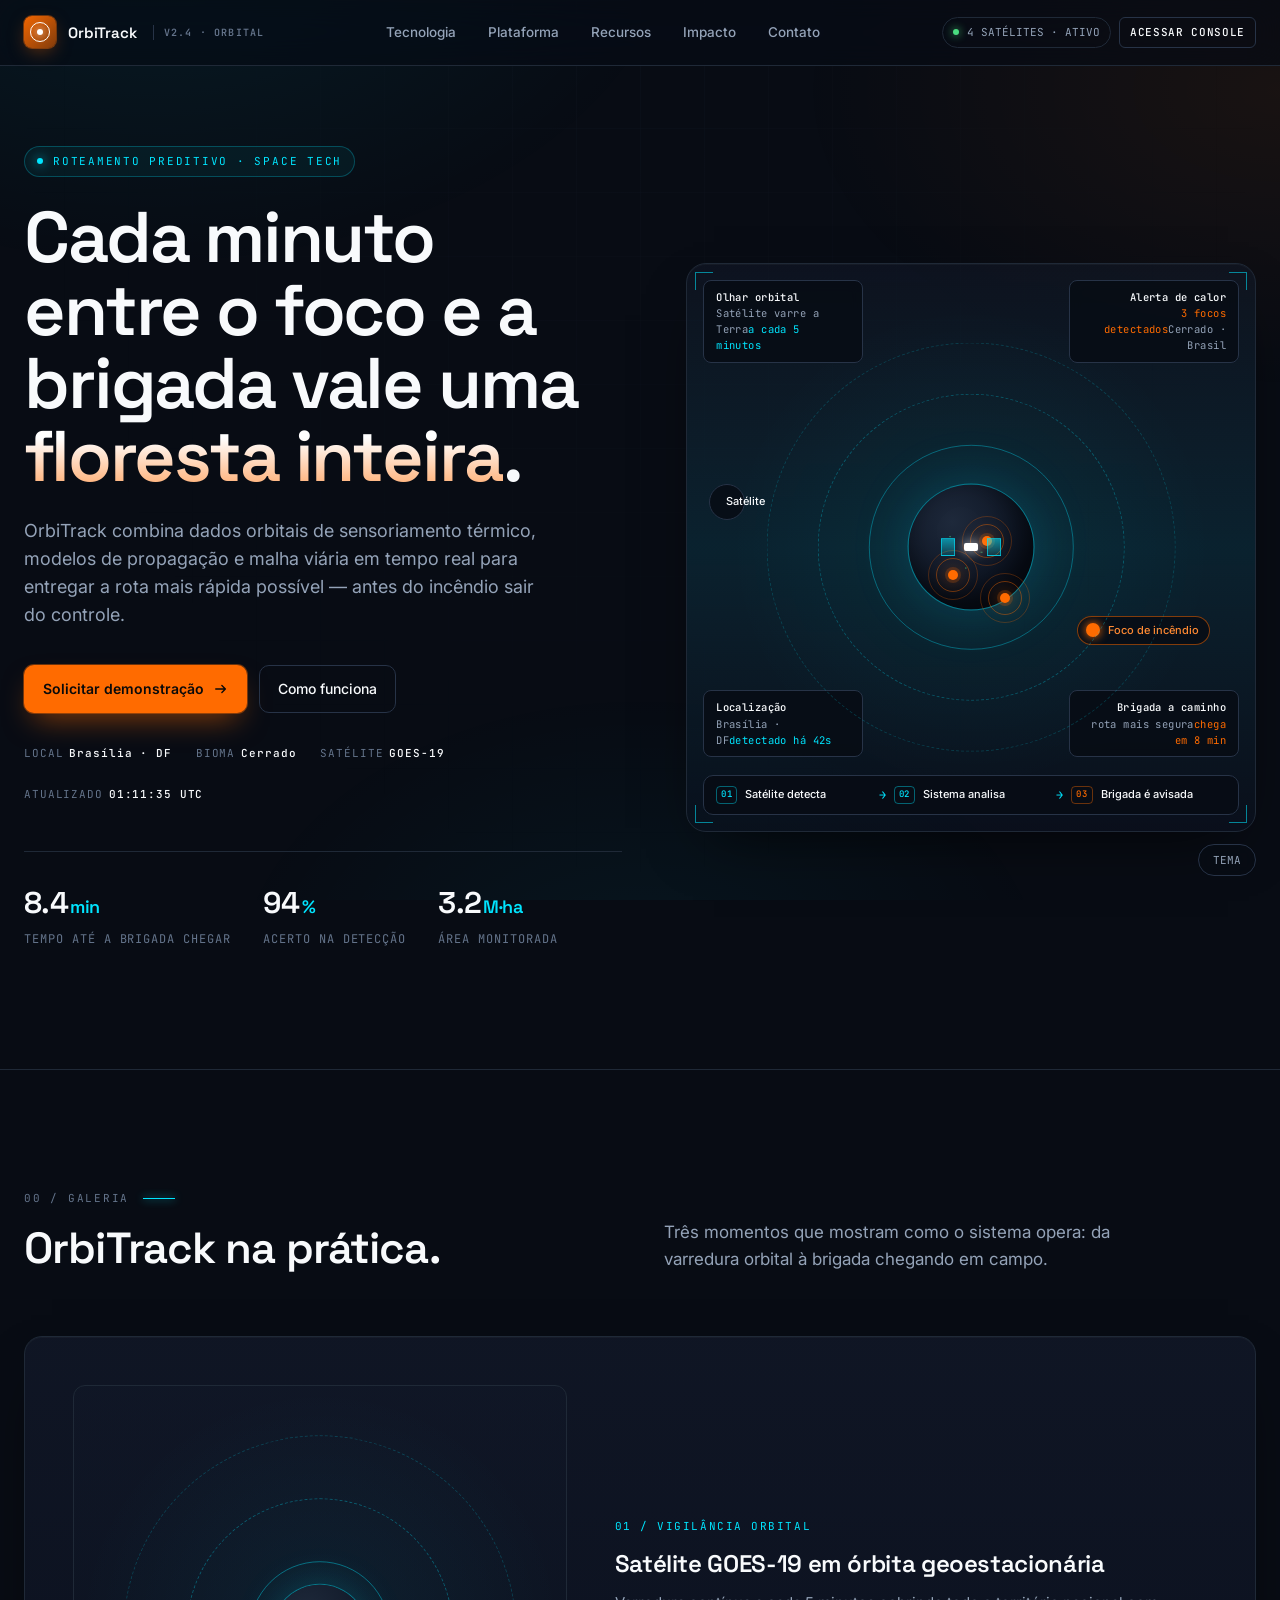
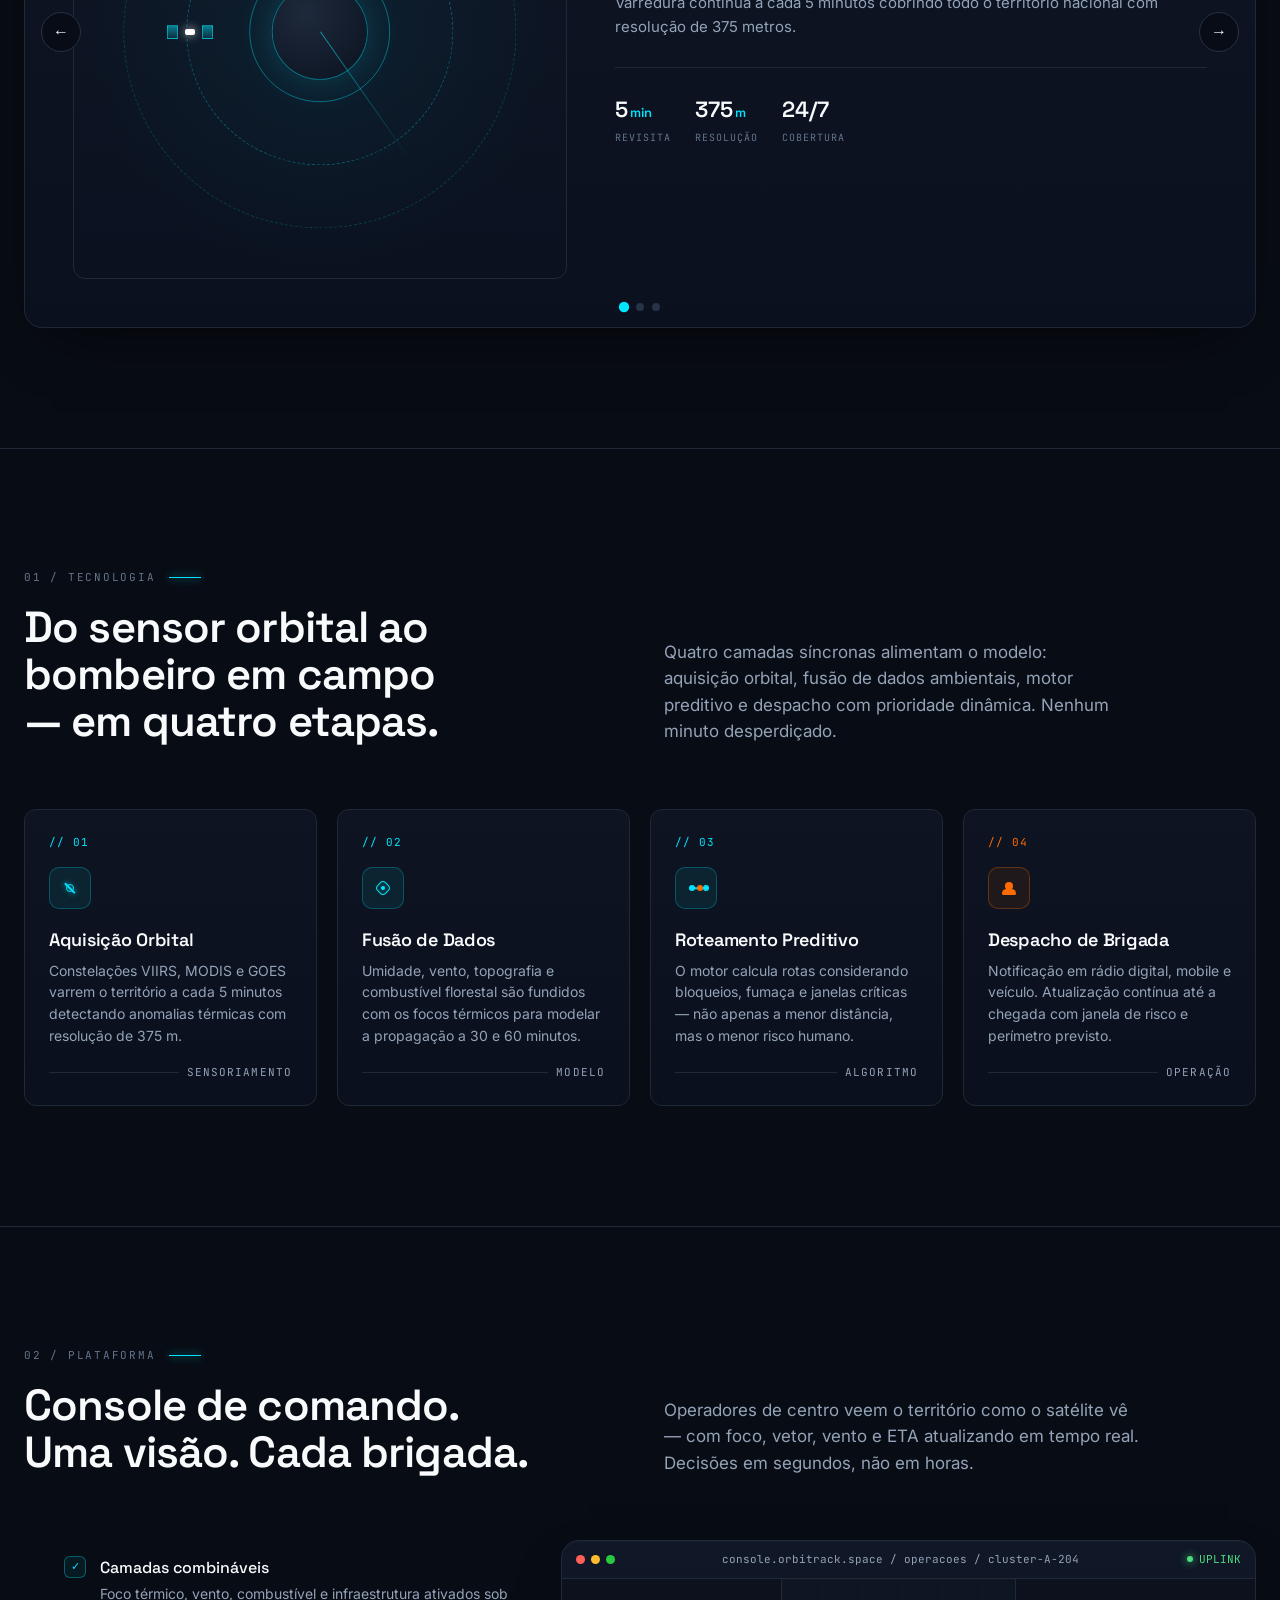
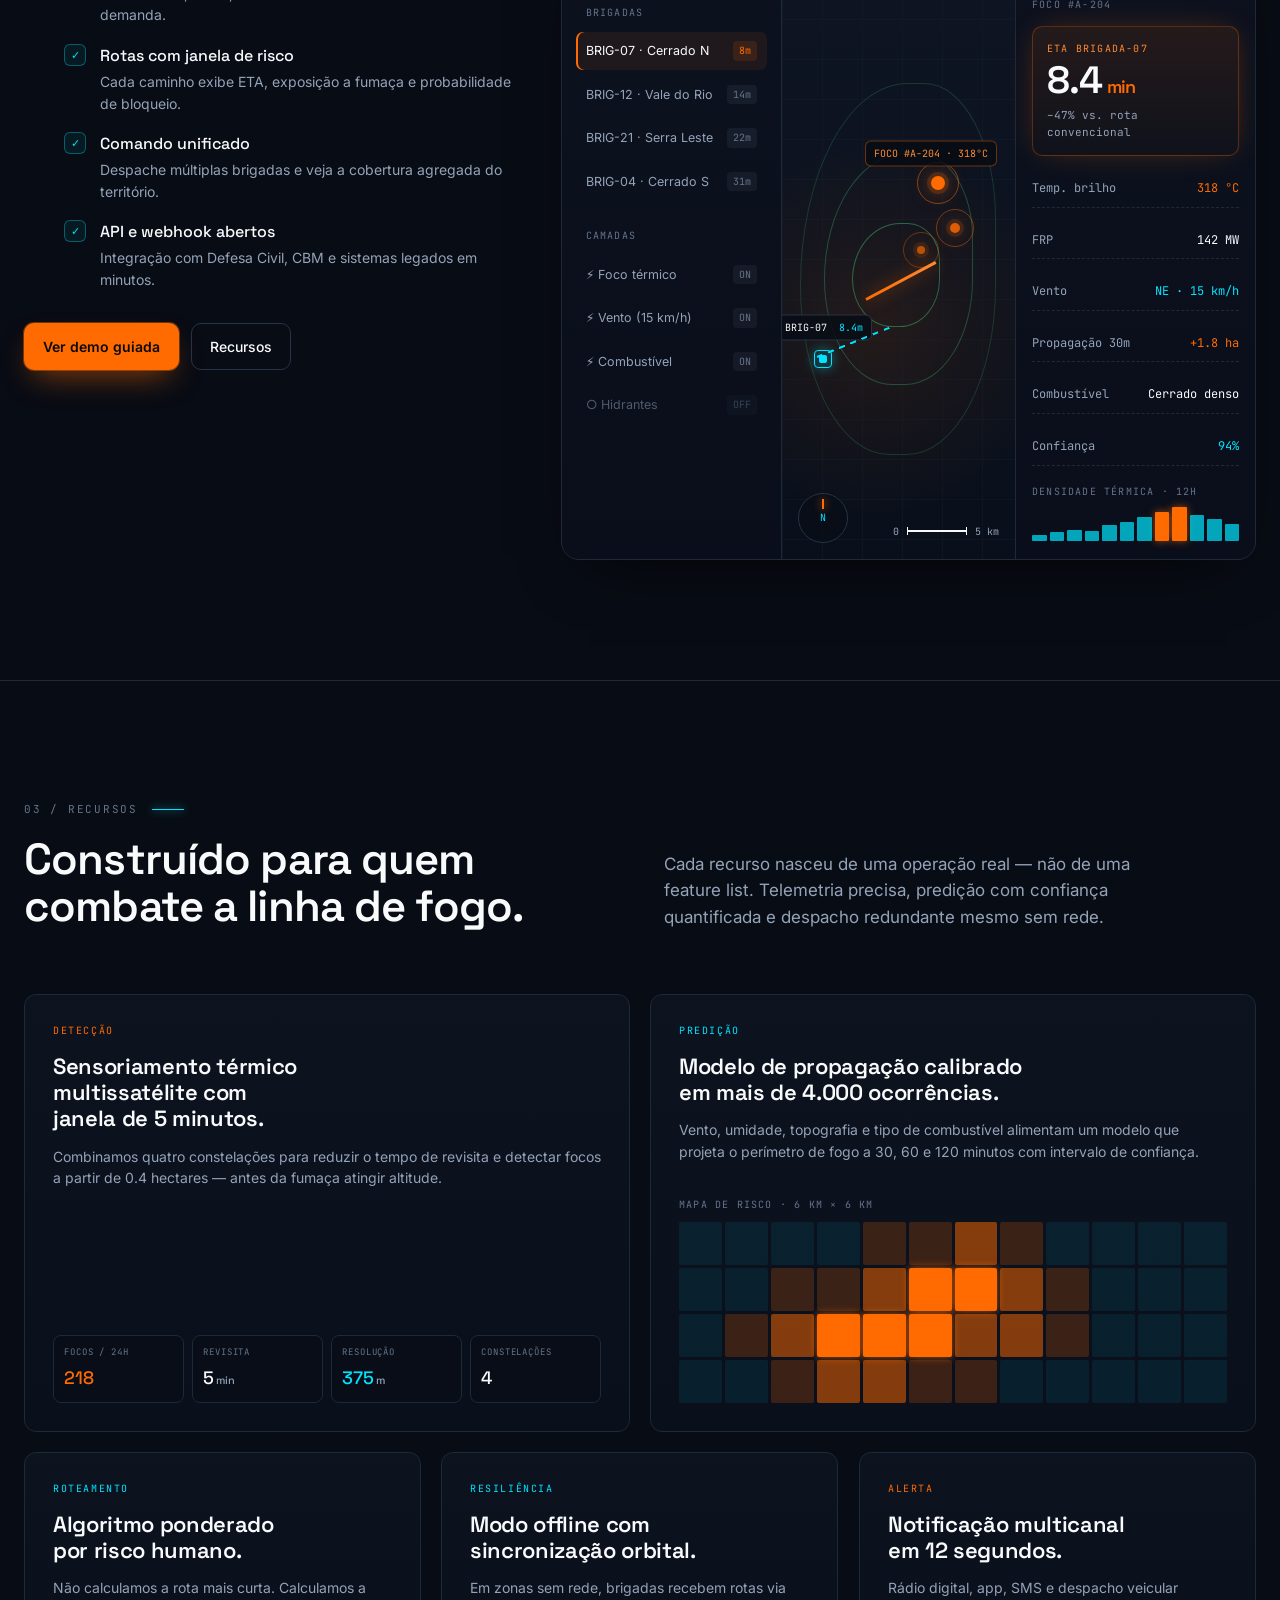
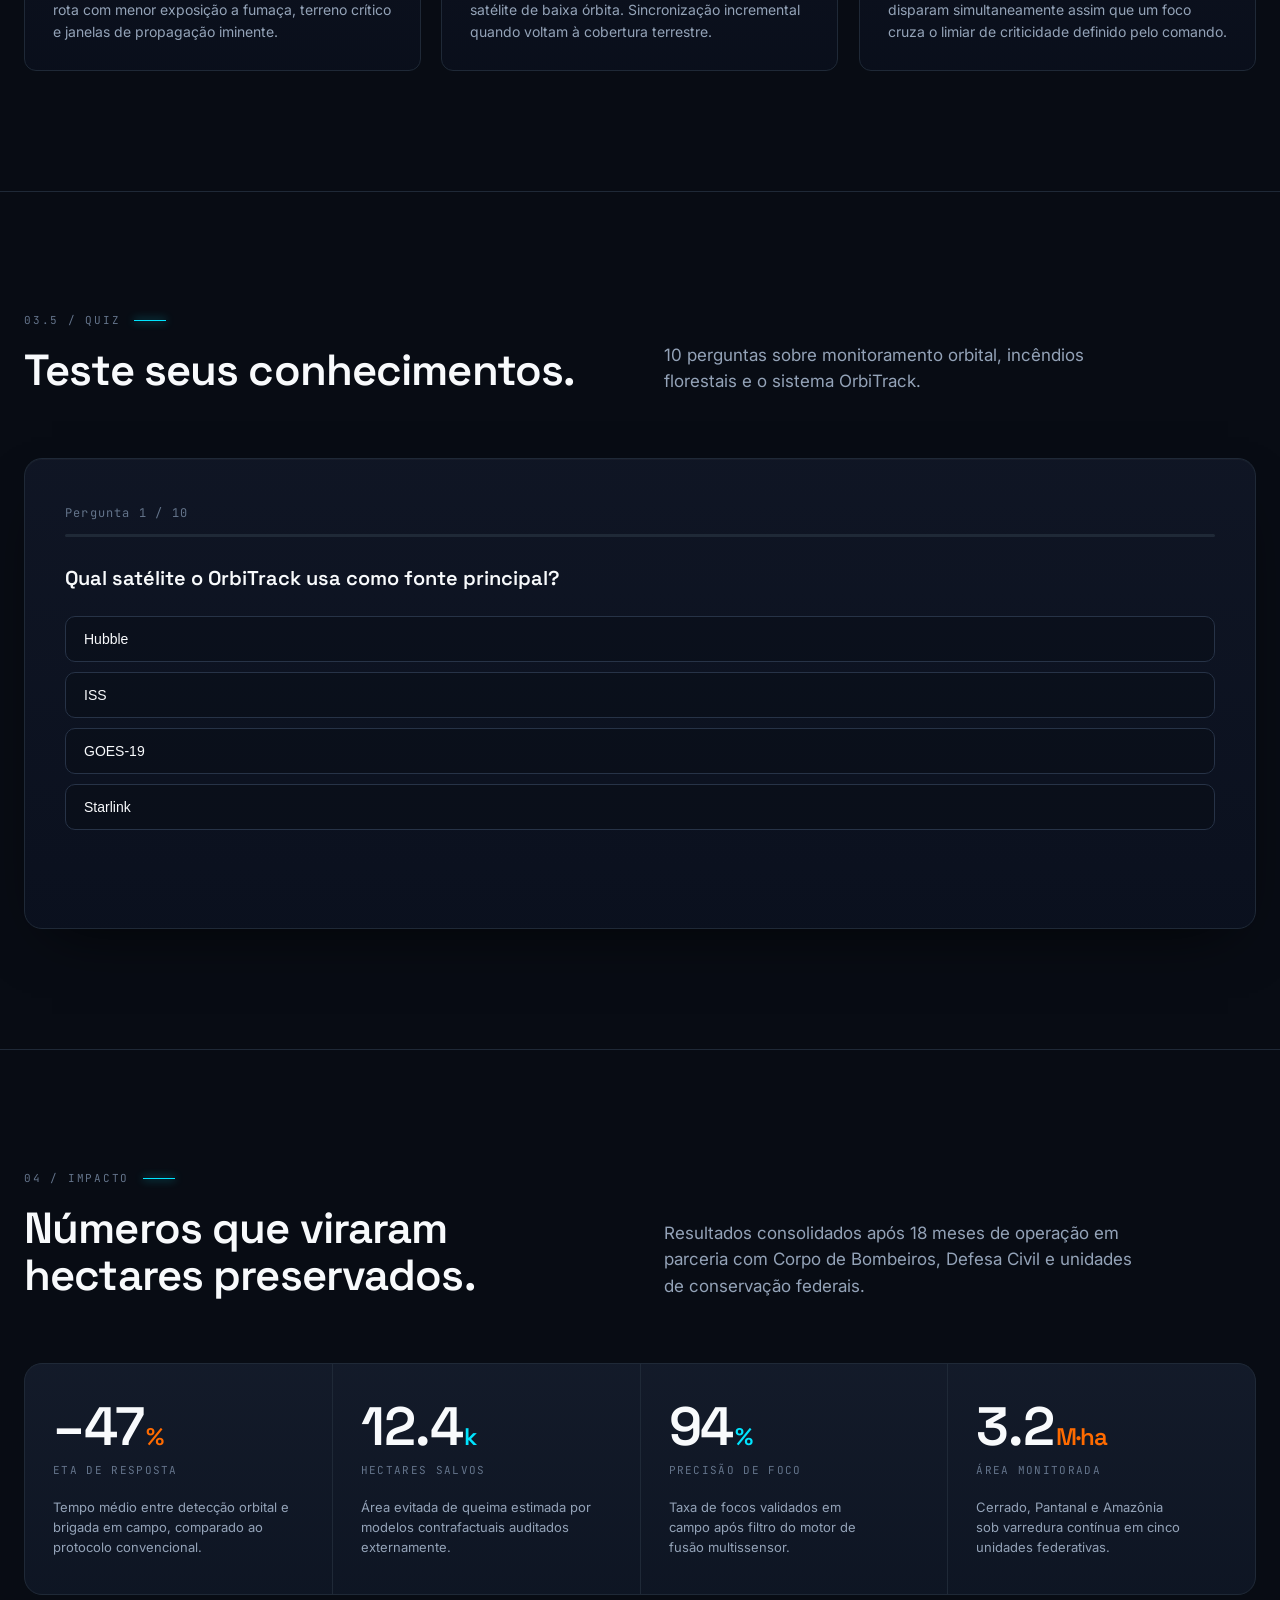
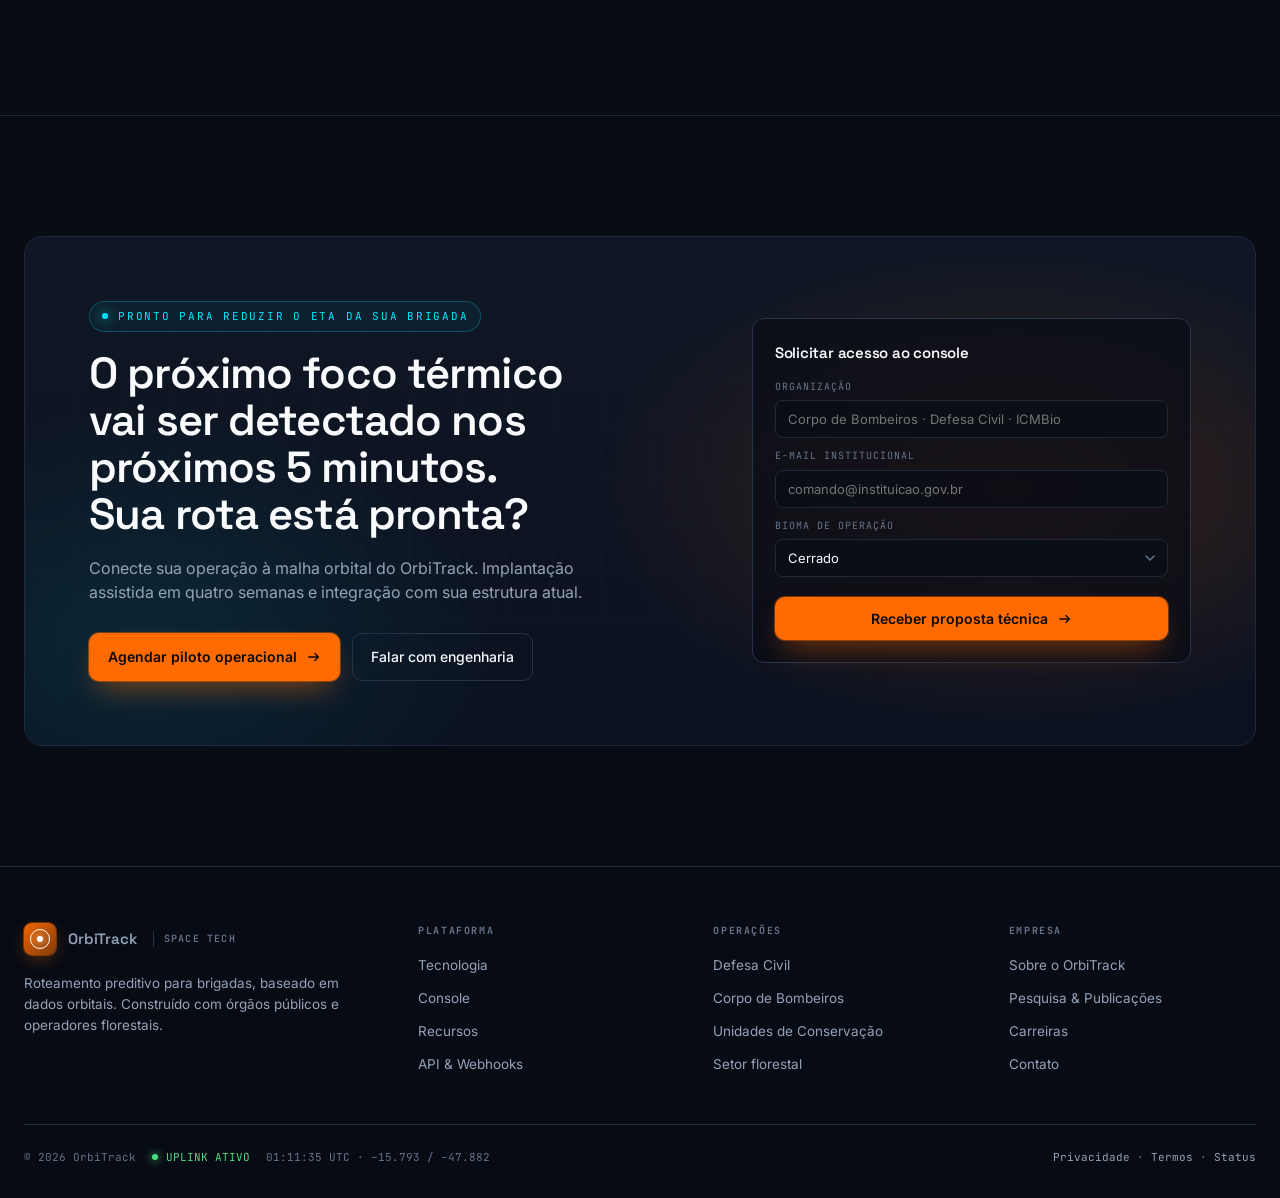
<file: index.html>
<!doctype html>
<html lang="pt-BR">
<head>
<meta charset="utf-8" />
<meta name="viewport" content="width=device-width, initial-scale=1" />
<title>OrbiTrack — Roteamento Preditivo Orbital</title>
<link rel="preconnect" href="https://fonts.googleapis.com" />
<link rel="preconnect" href="https://fonts.gstatic.com" crossorigin />
<link href="https://fonts.googleapis.com/css2?family=Space+Grotesk:wght@400;500;600;700&family=Inter:wght@400;500;600&family=JetBrains+Mono:wght@400;500&display=swap" rel="stylesheet" />
<link rel="stylesheet" href="./src/css/style.css" />
</head>
<body>

<!-- NAVBAR -->
<header class="nav" id="topnav">
  <div class="nav-inner">
    <a class="brand" href="#top" aria-label="OrbiTrack - início">
      <span class="brand-mark" aria-hidden="true"></span>
      <span class="brand-name">OrbiTrack</span>
      <span class="brand-tag mono">v2.4 · ORBITAL</span>
    </a>

    <nav class="nav-links" aria-label="primária">
      <a class="nav-link" href="./src/pages/tecnologia.html" data-target="tecnologia">Tecnologia</a>
      <a class="nav-link" href="./src/pages/plataforma.html" data-target="plataforma">Plataforma</a>
      <a class="nav-link" href="./src/pages/recursos.html" data-target="recursos">Recursos</a>
      <a class="nav-link" href="./src/pages/impacto.html" data-target="impacto">Impacto</a>
      <a class="nav-link" href="./src/pages/contato.html" data-target="contato">Contato</a>
    </nav>

    <div class="nav-cta">
      <div class="nav-status mono"><span class="live"></span> 4 SATÉLITES · ATIVO</div>
      <a class="btn btn-ghost btn-mini" href="#contato">Acessar console</a>
    </div>

    <button class="nav-toggle" id="nav-toggle" aria-label="Abrir menu" aria-expanded="false" aria-controls="nav-mobile">
      <span></span><span></span><span></span>
    </button>
  </div>

  <div class="nav-mobile" id="nav-mobile" aria-hidden="true">
    <nav class="nav-mobile-links" aria-label="menu mobile">
      <a class="nav-link" href="./src/pages/tecnologia.html" data-target="tecnologia">Tecnologia</a>
      <a class="nav-link" href="./src/pages/plataforma.html" data-target="plataforma">Plataforma</a>
      <a class="nav-link" href="./src/pages/recursos.html" data-target="recursos">Recursos</a>
      <a class="nav-link" href="./src/pages/impacto.html" data-target="impacto">Impacto</a>
      <a class="nav-link" href="./src/pages/contato.html" data-target="contato">Contato</a>
    </nav>
    <div class="nav-mobile-footer">
      <a class="btn btn-primary" href="#contato">Acessar console</a>
    </div>
  </div>
</header>

<!-- SELETOR DE TEMA (fixo) -->
  <div class="theme-switcher" id="theme-switcher">
    <button class="theme-toggle-btn" id="theme-toggle-btn" aria-label="Trocar tema de cor">
      <span class="mono">TEMA</span>
    </button>
    <div class="theme-panel" id="theme-options">
      <div class="theme-label mono">Escolha o tema</div>
      <button class="theme-opt active" data-theme="space">
        <span class="theme-color tc-space"></span>Espaço
      </button>
      <button class="theme-opt" data-theme="floresta">
        <span class="theme-color tc-floresta"></span>Floresta
      </button>
      <button class="theme-opt" data-theme="chama">
        <span class="theme-color tc-chama"></span>Chama
      </button>
    </div>
  </div>
  
<main id="top">

  <!-- HERO -->
  <section class="hero" id="hero" data-section="hero" aria-label="apresentação">
    <div class="container hero-grid">
      <div class="hero-text">
        <span class="eyebrow"><span class="dot"></span>Roteamento Preditivo · Space Tech</span>
        <h1>
          Cada minuto entre o foco e a brigada vale uma <span class="accent">floresta inteira</span>.
        </h1>
        <p class="hero-sub">
          OrbiTrack combina dados orbitais de sensoriamento térmico, modelos de propagação e malha viária em tempo real para entregar a rota mais rápida possível — antes do incêndio sair do controle.
        </p>
        <div class="hero-cta">
          <a class="btn btn-primary" href="#contato">
            Solicitar demonstração
            <svg class="arrow" viewBox="0 0 16 16" fill="none" aria-hidden="true"><path d="M2 8h11M9 4l4 4-4 4" stroke="currentColor" stroke-width="1.6" stroke-linecap="round" stroke-linejoin="round"/></svg>
          </a>
          <a class="btn btn-ghost" href="#tecnologia">Como funciona</a>
        </div>

        <div class="hero-coords mono">
          <span>LOCAL<b>Brasília · DF</b></span>
          <span>BIOMA<b>Cerrado</b></span>
          <span>SATÉLITE<b>GOES-19</b></span>
          <span>ATUALIZADO<b id="hero-ts">06:42:18 UTC</b></span>
        </div>

        <div class="hero-meta">
          <div class="stat"><div class="n">8.4<span class="u">min</span></div><div class="l">Tempo até a brigada chegar</div></div>
          <div class="stat"><div class="n">94<span class="u">%</span></div><div class="l">Acerto na detecção</div></div>
          <div class="stat"><div class="n">3.2<span class="u">M·ha</span></div><div class="l">Área monitorada</div></div>
        </div>
      </div>

      <!-- Orbital visual -->
      <div class="orbital" aria-label="Mock visual: satélite rastreando focos térmicos">
        <div class="scan" aria-hidden="true"></div>
        <span class="corner tl"></span><span class="corner tr"></span>
        <span class="corner bl"></span><span class="corner br"></span>

        <div class="hud tl"><b>Olhar orbital</b><span>Satélite varre a Terra</span><span class="v">a cada 5 minutos</span></div>
        <div class="hud tr"><b>Alerta de calor</b><span class="v fire">3 focos detectados</span><span>Cerrado · Brasil</span></div>
        <div class="hud bl"><b>Localização</b><span>Brasília · DF</span><span class="v">detectado há 42s</span></div>
        <div class="hud br"><b>Brigada a caminho</b><span>rota mais segura</span><span class="v fire">chega em 8 min</span></div>

        <div class="callout sat" style="top:42%; left:7%"><span class="ico"></span>Satélite</div>
        <div class="callout fire" style="top:62%; right:8%"><span class="ico"></span>Foco de incêndio</div>

        <div class="ring r1"></div>
        <div class="ring r2"></div>
        <div class="ring r3"></div>
        <div class="earth"></div>
        <div class="fire-dot f1"></div>
        <div class="fire-dot f2"></div>
        <div class="fire-dot f3"></div>

        <div class="sat-orbit">
          <div class="sat">
            <div class="panel l"></div>
            <div class="body"></div>
            <div class="panel r"></div>
          </div>
        </div>

        <div class="story" aria-label="como funciona">
          <div class="s"><span class="n">01</span>Satélite detecta</div>
          <div class="arr">→</div>
          <div class="s"><span class="n">02</span>Sistema analisa</div>
          <div class="arr">→</div>
          <div class="s fire"><span class="n">03</span>Brigada é avisada</div>
        </div>
      </div>
    </div>
  </section>

  <!-- SLIDESHOW -->
  <section id="galeria" data-section="galeria">
    <div class="container">
      <div class="section-head" data-reveal>
        <div>
          <div class="section-num"><span>00 / GALERIA</span><span class="bar"></span></div>
          <h2>OrbiTrack na prática.</h2>
        </div>
        <p class="lead">Três momentos que mostram como o sistema opera: da varredura orbital à brigada
  chegando em campo.</p>
      </div>

      <div class="slideshow" id="slideshow" data-reveal>

        <div class="slide active" data-slide="0">
          <div class="slide-inner">
            <div class="slide-visual sv-1">
              <div class="sv-rings">
                <div class="sv-ring sr1"></div><div class="sv-ring sr2"></div><div class="sv-ring
  sr3"></div>
                <div class="sv-earth"></div>
                <div class="sv-sat-orbit">
                  <div class="sv-sat">
                    <div class="sv-panel svl"></div><div class="sv-body"></div><div class="sv-panel
  svr"></div>
                  </div>
                </div>
                <div class="sv-beam"></div>
              </div>
            </div>
            <div class="slide-text">
              <span class="slide-tag mono">01 / VIGILÂNCIA ORBITAL</span>
              <h3>Satélite GOES-19 em órbita geoestacionária</h3>
              <p>Varredura contínua a cada 5 minutos cobrindo todo o território nacional com resolução de
   375 metros.</p>
              <div class="slide-stats">
                <div class="ss-item"><span class="ss-n">5<span class="ss-u">min</span></span><span 
  class="ss-l">Revisita</span></div>
                <div class="ss-item"><span class="ss-n">375<span class="ss-u">m</span></span><span 
  class="ss-l">Resolução</span></div>
                <div class="ss-item"><span class="ss-n">24/7</span><span 
  class="ss-l">Cobertura</span></div>
              </div>
            </div>
          </div>
        </div>

        <div class="slide" data-slide="1">
          <div class="slide-inner">
            <div class="slide-visual sv-2">
              <div class="sv-heatmap">
                <div class="sv-hgrid"></div>
                <div class="sv-fp svfp1"></div><div class="sv-fp svfp2"></div><div class="sv-fp
  svfp3"></div>
                <div class="sv-fp svfp4"></div><div class="sv-fp svfp5"></div>
                <div class="sv-flabel">3 FOCOS ATIVOS · CERRADO</div>
              </div>
            </div>
            <div class="slide-text">
              <span class="slide-tag mono fire">02 / DETECÇÃO DE FOCOS</span>
              <h3>Mapa de calor em tempo real</h3>
              <p>Algoritmo de fusão multissensor filtra falsos positivos e classifica focos por
  temperatura e risco de propagação.</p>
              <div class="slide-stats">
                <div class="ss-item"><span class="ss-n fire">318<span class="ss-u">°C</span></span><span 
  class="ss-l">Temp. brilho</span></div>
                <div class="ss-item"><span class="ss-n">142<span class="ss-u">MW</span></span><span 
  class="ss-l">FRP</span></div>
                <div class="ss-item"><span class="ss-n fire">94<span class="ss-u">%</span></span><span 
  class="ss-l">Precisão</span></div>
              </div>
            </div>
          </div>
        </div>

        <div class="slide" data-slide="2">
          <div class="slide-inner">
            <div class="slide-visual sv-3">
              <div class="sv-routemap">
                <div class="sv-hgrid"></div>
                <div class="sv-station-marker"></div>
                <div class="sv-fire-marker"></div>
                <div class="sv-route-line rl1"></div>
                <div class="sv-route-line rl2 rl-active"></div>
                <div class="sv-eta-badge">ETA 8.4<span>min</span></div>
                <div class="sv-brig-label">BRIG-07</div>
              </div>
            </div>
            <div class="slide-text">
              <span class="slide-tag mono">03 / DESPACHO INTELIGENTE</span>
              <h3>Rota otimizada para a brigada</h3>
              <p>O motor calcula o caminho com menor risco humano, evitando fumaça densa, terreno
  instável e janelas de propagação.</p>
              <div class="slide-stats">
                <div class="ss-item"><span class="ss-n">8.4<span class="ss-u">min</span></span><span 
  class="ss-l">ETA médio</span></div>
                <div class="ss-item"><span class="ss-n fire">–47<span class="ss-u">%</span></span><span 
  class="ss-l">vs. protocolo</span></div>
                <div class="ss-item"><span class="ss-n">12.4<span class="ss-u">k</span></span><span 
  class="ss-l">ha salvos</span></div>
              </div>
            </div>
          </div>
        </div>

        <button class="slide-btn slide-prev" id="slide-prev" aria-label="Slide anterior">&#8592;</button>
        <button class="slide-btn slide-next" id="slide-next" aria-label="Próximo slide">&#8594;</button>

        <div class="slide-dots">
          <button class="slide-dot active" data-index="0" aria-label="Slide 1"></button>
          <button class="slide-dot" data-index="1" aria-label="Slide 2"></button>
          <button class="slide-dot" data-index="2" aria-label="Slide 3"></button>
        </div>
      </div>
    </div>
  </section>

  <!-- TECNOLOGIA -->
  <section id="tecnologia" data-section="tecnologia">
    <div class="container">
      <div class="section-head" data-reveal>
        <div>
          <div class="section-num"><span>01 / TECNOLOGIA</span><span class="bar"></span></div>
          <h2>Do sensor orbital ao bombeiro em campo — em quatro etapas.</h2>
        </div>
        <p class="lead">
          Quatro camadas síncronas alimentam o modelo: aquisição orbital, fusão de dados ambientais, motor preditivo e despacho com prioridade dinâmica. Nenhum minuto desperdiçado.
        </p>
      </div>

      <div class="pipeline" role="list" data-stagger>
        <article class="step" role="listitem">
          <div class="step-no">// 01</div>
          <div class="step-ico"><span class="gly sat"></span></div>
          <h3>Aquisição Orbital</h3>
          <p>Constelações VIIRS, MODIS e GOES varrem o território a cada 5 minutos detectando anomalias térmicas com resolução de 375 m.</p>
          <div class="arrow-link"><span class="l"></span>SENSORIAMENTO</div>
        </article>
        <article class="step" role="listitem">
          <div class="step-no">// 02</div>
          <div class="step-ico"><span class="gly brain"></span></div>
          <h3>Fusão de Dados</h3>
          <p>Umidade, vento, topografia e combustível florestal são fundidos com os focos térmicos para modelar a propagação a 30 e 60 minutos.</p>
          <div class="arrow-link"><span class="l"></span>MODELO</div>
        </article>
        <article class="step" role="listitem">
          <div class="step-no">// 03</div>
          <div class="step-ico"><span class="gly route"></span></div>
          <h3>Roteamento Preditivo</h3>
          <p>O motor calcula rotas considerando bloqueios, fumaça e janelas críticas — não apenas a menor distância, mas o menor risco humano.</p>
          <div class="arrow-link"><span class="l"></span>ALGORITMO</div>
        </article>
        <article class="step is-fire" role="listitem">
          <div class="step-no">// 04</div>
          <div class="step-ico"><span class="gly crew"></span></div>
          <h3>Despacho de Brigada</h3>
          <p>Notificação em rádio digital, mobile e veículo. Atualização contínua até a chegada com janela de risco e perímetro previsto.</p>
          <div class="arrow-link"><span class="l"></span>OPERAÇÃO</div>
        </article>
      </div>
    </div>
  </section>

  <!-- PLATAFORMA / DASHBOARD -->
  <section id="plataforma" data-section="plataforma">
    <div class="container">
      <div class="section-head" data-reveal>
        <div>
          <div class="section-num"><span>02 / PLATAFORMA</span><span class="bar"></span></div>
          <h2>Console de comando.<br/>Uma visão. Cada brigada.</h2>
        </div>
        <p class="lead">
          Operadores de centro veem o território como o satélite vê — com foco, vetor, vento e ETA atualizando em tempo real. Decisões em segundos, não em horas.
        </p>
      </div>

      <div class="dash" data-reveal>
        <div class="dash-info">
          <ul class="dash-bullets">
            <li><span class="tick">✓</span><div><div class="b-t">Camadas combináveis</div><div class="b-d">Foco térmico, vento, combustível e infraestrutura ativados sob demanda.</div></div></li>
            <li><span class="tick">✓</span><div><div class="b-t">Rotas com janela de risco</div><div class="b-d">Cada caminho exibe ETA, exposição a fumaça e probabilidade de bloqueio.</div></div></li>
            <li><span class="tick">✓</span><div><div class="b-t">Comando unificado</div><div class="b-d">Despache múltiplas brigadas e veja a cobertura agregada do território.</div></div></li>
            <li><span class="tick">✓</span><div><div class="b-t">API e webhook abertos</div><div class="b-d">Integração com Defesa Civil, CBM e sistemas legados em minutos.</div></div></li>
          </ul>

          <div class="dash-actions">
            <a class="btn btn-primary" href="#contato">Ver demo guiada</a>
            <a class="btn btn-ghost" href="#recursos">Recursos</a>
          </div>
        </div>

        <div class="dash-frame">
          <div class="dash-bar">
            <div class="dots"><span></span><span></span><span></span></div>
            <div class="url">console.orbitrack.space / operacoes / cluster-A-204</div>
            <div class="live">UPLINK</div>
          </div>
          <div class="dash-body">
            <aside class="dash-side">
              <div class="label">Brigadas</div>
              <div class="item act">BRIG-07 · Cerrado N <span class="b">8m</span></div>
              <div class="item">BRIG-12 · Vale do Rio <span class="b">14m</span></div>
              <div class="item">BRIG-21 · Serra Leste <span class="b">22m</span></div>
              <div class="item">BRIG-04 · Cerrado S <span class="b">31m</span></div>

              <div class="label" style="margin-top:14px">Camadas</div>
              <div class="item">⚡ Foco térmico <span class="b">ON</span></div>
              <div class="item">⚡ Vento (15 km/h) <span class="b">ON</span></div>
              <div class="item">⚡ Combustível <span class="b">ON</span></div>
              <div class="item item-off">○ Hidrantes <span class="b">OFF</span></div>
            </aside>

            <div class="dash-map" aria-label="mapa de despacho">
              <div class="grid"></div>
              <div class="topo"></div>
              <div class="topo t2"></div>
              <div class="topo t3"></div>

              <div class="station" style="left:14%; top:64%"></div>
              <div class="pin-label" style="left:18%; top:64%">BRIG-07 <span class="v">8.4m</span></div>

              <div class="fire" style="left:64%; top:34%"></div>
              <div class="pin-label fire-l" style="left:64%; top:34%">FOCO #A-204 · 318°C</div>

              <div class="fire" style="left:72%; top:42%; width:10px; height:10px; opacity:.85"></div>
              <div class="fire" style="left:58%; top:46%; width:8px; height:8px; opacity:.7"></div>

              <div class="route" style="left:15%; top:65%; width:34%; transform:rotate(-22deg)"></div>
              <div class="route solid" style="left:36%; top:55%; width:34%; transform:rotate(-28deg)"></div>

              <div class="compass">N</div>
              <div class="scale"><span>0</span><span class="l"></span><span>5 km</span></div>
            </div>

            <aside class="dash-panel">
              <div class="pl">Foco #A-204</div>
              <div class="eta-card">
                <div class="l">ETA Brigada-07</div>
                <div class="n">8.4<span class="u">min</span></div>
                <div class="sub">–47% vs. rota convencional</div>
              </div>
              <div class="row"><span class="k">Temp. brilho</span><span class="v fire">318 °C</span></div>
              <div class="row"><span class="k">FRP</span><span class="v">142 MW</span></div>
              <div class="row"><span class="k">Vento</span><span class="v cyan">NE · 15 km/h</span></div>
              <div class="row"><span class="k">Propagação 30m</span><span class="v fire">+1.8 ha</span></div>
              <div class="row"><span class="k">Combustível</span><span class="v">Cerrado denso</span></div>
              <div class="row"><span class="k">Confiança</span><span class="v cyan">94%</span></div>

              <div>
                <div class="pl" style="margin-top:4px">Densidade térmica · 12h</div>
                <div class="sparkline" aria-hidden="true">
                  <span style="height:18%"></span><span style="height:24%"></span><span style="height:32%"></span>
                  <span style="height:28%"></span><span style="height:44%"></span><span style="height:52%"></span>
                  <span style="height:68%"></span><span class="h" style="height:82%"></span><span class="h" style="height:96%"></span>
                  <span style="height:72%"></span><span style="height:60%"></span><span style="height:48%"></span>
                </div>
              </div>
            </aside>
          </div>
        </div>
      </div>
    </div>
  </section>

  <!-- RECURSOS / FEATURES -->
  <section id="recursos" data-section="recursos">
    <div class="container">
      <div class="section-head" data-reveal>
        <div>
          <div class="section-num"><span>03 / RECURSOS</span><span class="bar"></span></div>
          <h2>Construído para quem combate a linha de fogo.</h2>
        </div>
        <p class="lead">
          Cada recurso nasceu de uma operação real — não de uma feature list. Telemetria precisa, predição com confiança quantificada e despacho redundante mesmo sem rede.
        </p>
      </div>

      <div class="features" data-stagger>
        <article class="feat wide is-fire">
          <span class="feat-tag">DETECÇÃO</span>
          <h3>Sensoriamento térmico multissatélite com janela de 5 minutos.</h3>
          <p>Combinamos quatro constelações para reduzir o tempo de revisita e detectar focos a partir de 0.4 hectares — antes da fumaça atingir altitude.</p>
          <div class="feat-visual">
            <div class="telem">
              <div class="b fire"><div class="k">FOCOS / 24h</div><div class="v">218</div></div>
              <div class="b"><div class="k">REVISITA</div><div class="v">5<span class="u">min</span></div></div>
              <div class="b cyan"><div class="k">RESOLUÇÃO</div><div class="v">375<span class="u">m</span></div></div>
              <div class="b"><div class="k">CONSTELAÇÕES</div><div class="v">4</div></div>
            </div>
          </div>
        </article>

        <article class="feat wide">
          <span class="feat-tag">PREDIÇÃO</span>
          <h3>Modelo de propagação calibrado em mais de 4.000 ocorrências.</h3>
          <p>Vento, umidade, topografia e tipo de combustível alimentam um modelo que projeta o perímetro de fogo a 30, 60 e 120 minutos com intervalo de confiança.</p>
          <div class="feat-visual">
            <div class="feat-map-label mono">Mapa de risco · 6 km × 6 km</div>
            <div class="heat" aria-hidden="true">
              <span></span><span></span><span></span><span></span><span class="h1"></span><span class="h1"></span><span class="h2"></span><span class="h1"></span><span></span><span></span><span></span><span></span>
              <span></span><span></span><span class="h1"></span><span class="h1"></span><span class="h2"></span><span class="h3"></span><span class="h3"></span><span class="h2"></span><span class="h1"></span><span></span><span></span><span></span>
              <span></span><span class="h1"></span><span class="h2"></span><span class="h3"></span><span class="h3"></span><span class="h3"></span><span class="h2"></span><span class="h2"></span><span class="h1"></span><span></span><span></span><span></span>
              <span></span><span></span><span class="h1"></span><span class="h2"></span><span class="h2"></span><span class="h1"></span><span class="h1"></span><span></span><span></span><span></span><span></span><span></span>
            </div>
          </div>
        </article>

        <article class="feat">
          <span class="feat-tag">ROTEAMENTO</span>
          <h3>Algoritmo ponderado por risco humano.</h3>
          <p>Não calculamos a rota mais curta. Calculamos a rota com menor exposição a fumaça, terreno crítico e janelas de propagação iminente.</p>
        </article>

        <article class="feat">
          <span class="feat-tag">RESILIÊNCIA</span>
          <h3>Modo offline com sincronização orbital.</h3>
          <p>Em zonas sem rede, brigadas recebem rotas via satélite de baixa órbita. Sincronização incremental quando voltam à cobertura terrestre.</p>
        </article>

        <article class="feat is-fire">
          <span class="feat-tag">ALERTA</span>
          <h3>Notificação multicanal em 12 segundos.</h3>
          <p>Rádio digital, app, SMS e despacho veicular disparam simultaneamente assim que um foco cruza o limiar de criticidade definido pelo comando.</p>
        </article>
      </div>
    </div>
  </section>

  <!-- QUIZ -->
  <section id="quiz" data-section="quiz">
    <div class="container">
      <div class="section-head" data-reveal>
        <div>
          <div class="section-num"><span>03.5 / QUIZ</span><span class="bar"></span></div>
          <h2>Teste seus conhecimentos.</h2>
        </div>
        <p class="lead">10 perguntas sobre monitoramento orbital, incêndios florestais e o sistema
  OrbiTrack.</p>
      </div>
      <div class="quiz-box" id="quiz-box" data-reveal></div>
    </div>
  </section>

  <!-- IMPACTO -->
  <section id="impacto" data-section="impacto">
    <div class="container">
      <div class="section-head" data-reveal>
        <div>
          <div class="section-num"><span>04 / IMPACTO</span><span class="bar"></span></div>
          <h2>Números que viraram hectares preservados.</h2>
        </div>
        <p class="lead">
          Resultados consolidados após 18 meses de operação em parceria com Corpo de Bombeiros, Defesa Civil e unidades de conservação federais.
        </p>
      </div>

      <div class="impact" data-stagger>
        <div class="i">
          <div class="n fire" data-counter>–47<span class="u">%</span></div>
          <div class="l">ETA de Resposta</div>
          <p>Tempo médio entre detecção orbital e brigada em campo, comparado ao protocolo convencional.</p>
        </div>
        <div class="i">
          <div class="n" data-counter>12.4<span class="u">k</span></div>
          <div class="l">Hectares Salvos</div>
          <p>Área evitada de queima estimada por modelos contrafactuais auditados externamente.</p>
        </div>
        <div class="i">
          <div class="n" data-counter>94<span class="u">%</span></div>
          <div class="l">Precisão de Foco</div>
          <p>Taxa de focos validados em campo após filtro do motor de fusão multissensor.</p>
        </div>
        <div class="i">
          <div class="n fire" data-counter>3.2<span class="u">M·ha</span></div>
          <div class="l">Área Monitorada</div>
          <p>Cerrado, Pantanal e Amazônia sob varredura contínua em cinco unidades federativas.</p>
        </div>
      </div>
    </div>
  </section>

  <!-- CTA -->
  <section id="contato" data-section="contato">
    <div class="container">
      <div class="cta" data-reveal>
        <div class="cta-text">
          <span class="eyebrow"><span class="dot"></span>Pronto para reduzir o ETA da sua brigada</span>
          <h2>O próximo foco térmico vai ser detectado nos próximos 5 minutos. Sua rota está pronta?</h2>
          <p>
            Conecte sua operação à malha orbital do OrbiTrack. Implantação assistida em quatro semanas e integração com sua estrutura atual.
          </p>
          <div class="cta-actions">
            <a class="btn btn-primary" href="#">
              Agendar piloto operacional
              <svg class="arrow" viewBox="0 0 16 16" fill="none" aria-hidden="true"><path d="M2 8h11M9 4l4 4-4 4" stroke="currentColor" stroke-width="1.6" stroke-linecap="round" stroke-linejoin="round"/></svg>
            </a>
            <a class="btn btn-ghost" href="#">Falar com engenharia</a>
          </div>
        </div>

        <form class="cta-form" id="cta-form" novalidate>
          <h4>Solicitar acesso ao console</h4>
          <div class="f-row">
            <label for="org">Organização</label>
            <input id="org" type="text" placeholder="Corpo de Bombeiros · Defesa Civil · ICMBio" autocomplete="organization" />
          </div>
          <div class="f-row">
            <label for="email">E-mail institucional</label>
            <input id="email" type="email" placeholder="comando@instituicao.gov.br" autocomplete="email" />
          </div>
          <div class="f-row">
            <label for="bioma">Bioma de operação</label>
            <select id="bioma">
              <option>Cerrado</option>
              <option>Pantanal</option>
              <option>Amazônia</option>
              <option>Mata Atlântica</option>
              <option>Caatinga</option>
            </select>
          </div>
          <button class="btn btn-primary" type="submit">
            Receber proposta técnica
            <svg class="arrow" viewBox="0 0 16 16" fill="none" aria-hidden="true"><path d="M2 8h11M9 4l4 4-4 4" stroke="currentColor" stroke-width="1.6" stroke-linecap="round" stroke-linejoin="round"/></svg>
          </button>
        </form>
      </div>
    </div>
  </section>
</main>

<footer>
  <div class="container">
    <div class="foot-grid">
      <div>
        <a class="brand" href="#top">
          <span class="brand-mark" aria-hidden="true"></span>
          <span class="brand-name">OrbiTrack</span>
          <span class="brand-tag mono">SPACE TECH</span>
        </a>
        <p class="foot-desc">
          Roteamento preditivo para brigadas, baseado em dados orbitais. Construído com órgãos públicos e operadores florestais.
        </p>
      </div>
      <div>
        <h5>Plataforma</h5>
        <ul>
          <li><a href="#tecnologia">Tecnologia</a></li>
          <li><a href="#plataforma">Console</a></li>
          <li><a href="#recursos">Recursos</a></li>
          <li><a href="#">API & Webhooks</a></li>
        </ul>
      </div>
      <div>
        <h5>Operações</h5>
        <ul>
          <li><a href="#">Defesa Civil</a></li>
          <li><a href="#">Corpo de Bombeiros</a></li>
          <li><a href="#">Unidades de Conservação</a></li>
          <li><a href="#">Setor florestal</a></li>
        </ul>
      </div>
      <div>
        <h5>Empresa</h5>
        <ul>
          <li><a href="#">Sobre o OrbiTrack</a></li>
          <li><a href="#">Pesquisa & Publicações</a></li>
          <li><a href="#">Carreiras</a></li>
          <li><a href="#contato">Contato</a></li>
        </ul>
      </div>
    </div>

    <div class="foot-bottom">
      <div class="left">
        <span>© 2026 OrbiTrack</span>
        <span class="live">UPLINK ATIVO</span>
        <span id="foot-ts">06:42:18 UTC · –15.793 / –47.882</span>
      </div>
      <div>
        <a href="#" style="color:var(--muted)">Privacidade</a> · <a href="#" style="color:var(--muted)">Termos</a> · <a href="#" style="color:var(--muted)">Status</a>
      </div>
    </div>
  </div>
</footer>

<script src="./src/js/script.js"></script>

</body>
</html>
</file>
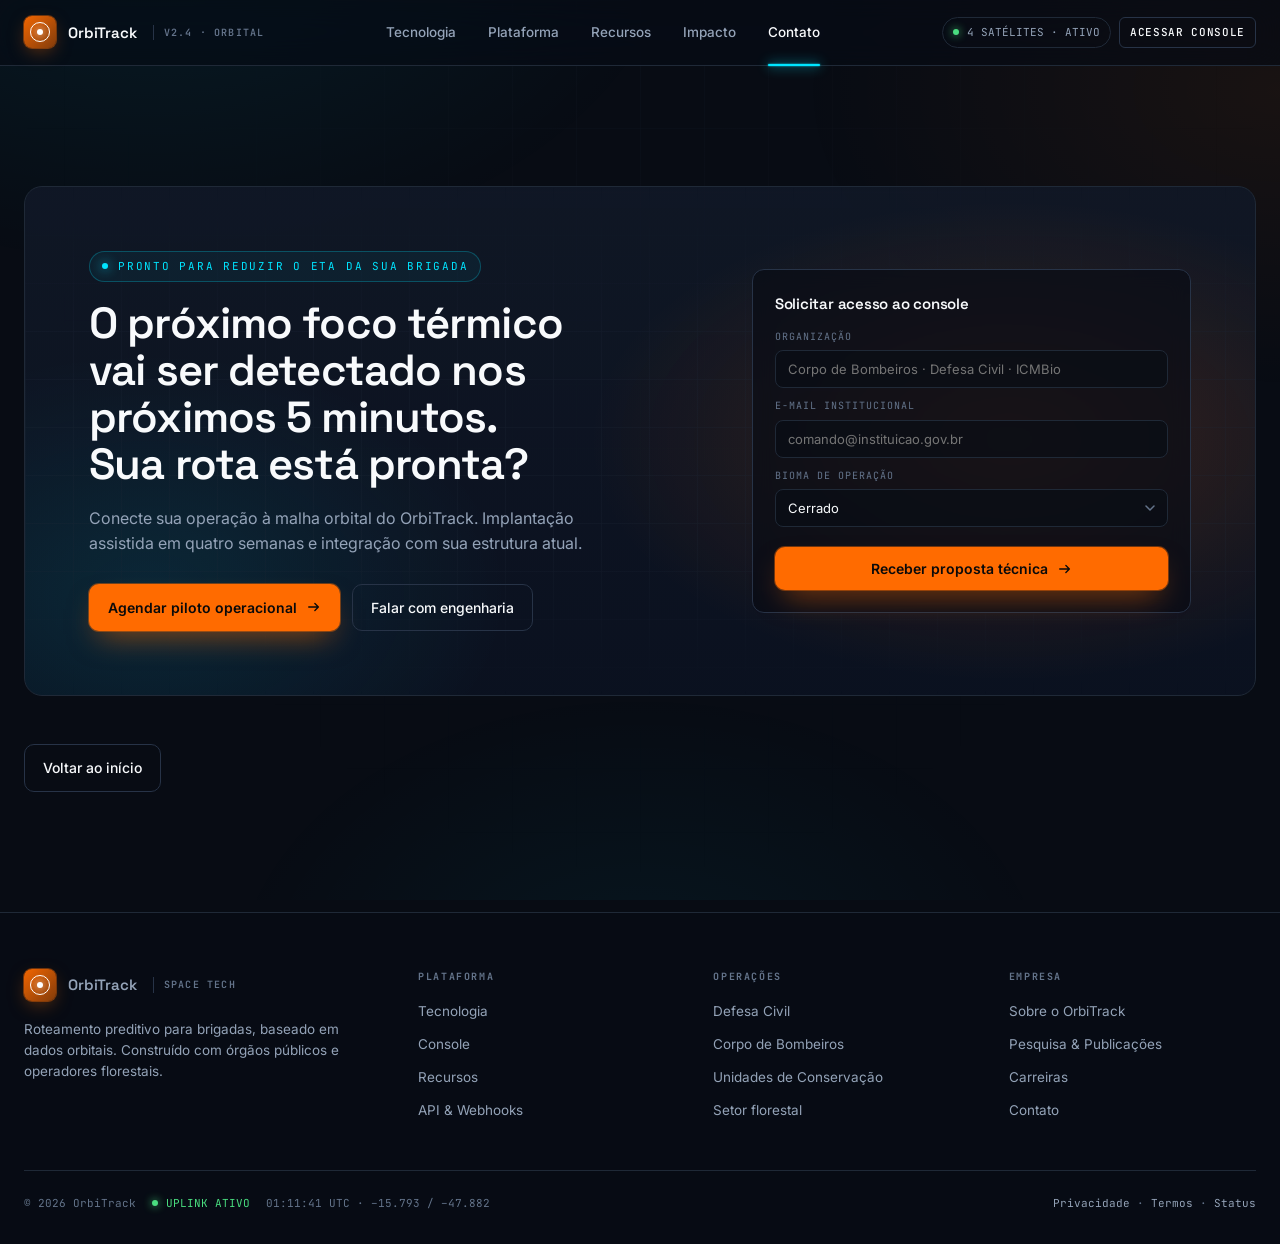
<file: src/pages/contato.html>
<!doctype html>
<html lang="pt-BR">
<head>
<meta charset="utf-8" />
<meta name="viewport" content="width=device-width, initial-scale=1" />
<title>Contato — OrbiTrack</title>
<link rel="preconnect" href="https://fonts.googleapis.com" />
<link rel="preconnect" href="https://fonts.gstatic.com" crossorigin />
<link href="https://fonts.googleapis.com/css2?family=Space+Grotesk:wght@400;500;600;700&family=Inter:wght@400;500;600&family=JetBrains+Mono:wght@400;500&display=swap" rel="stylesheet" />
<link rel="stylesheet" href="../css/style.css" />
</head>
<body>
 
<header class="nav" id="topnav">
  <div class="nav-inner">
    <a class="brand" href="../../index.html" aria-label="OrbiTrack - início">
      <span class="brand-mark" aria-hidden="true"></span>
      <span class="brand-name">OrbiTrack</span>
      <span class="brand-tag mono">v2.4 · ORBITAL</span>
    </a>
 
    <nav class="nav-links" aria-label="primária">
      <a class="nav-link" href="tecnologia.html">Tecnologia</a>
      <a class="nav-link" href="plataforma.html">Plataforma</a>
      <a class="nav-link" href="recursos.html">Recursos</a>
      <a class="nav-link" href="impacto.html">Impacto</a>
      <a class="nav-link active" href="contato.html">Contato</a>
    </nav>
 
    <div class="nav-cta">
      <div class="nav-status mono"><span class="live"></span> 4 SATÉLITES · ATIVO</div>
      <a class="btn btn-ghost btn-mini" href="contato.html">Acessar console</a>
    </div>
 
    <button class="nav-toggle" id="nav-toggle" aria-label="Abrir menu" aria-expanded="false" aria-controls="nav-mobile">
      <span></span><span></span><span></span>
    </button>
  </div>
 
  <div class="nav-mobile" id="nav-mobile" aria-hidden="true">
    <nav class="nav-mobile-links" aria-label="menu mobile">
      <a class="nav-link" href="tecnologia.html">Tecnologia</a>
      <a class="nav-link" href="plataforma.html">Plataforma</a>
      <a class="nav-link" href="recursos.html">Recursos</a>
      <a class="nav-link" href="impacto.html">Impacto</a>
      <a class="nav-link active" href="contato.html">Contato</a>
    </nav>
    <div class="nav-mobile-footer">
      <a class="btn btn-primary" href="contato.html">Acessar console</a>
    </div>
  </div>
</header>

<main>
  <section id="contato" data-section="contato">
    <div class="container">
      <div class="cta" data-reveal>
        <div class="cta-text">
          <span class="eyebrow"><span class="dot"></span>Pronto para reduzir o ETA da sua brigada</span>
          <h2>O próximo foco térmico vai ser detectado nos próximos 5 minutos. Sua rota está pronta?</h2>
          <p>
            Conecte sua operação à malha orbital do OrbiTrack. Implantação assistida em quatro semanas e integração com sua estrutura atual.
          </p>
          <div class="cta-actions">
            <a class="btn btn-primary" href="#">
              Agendar piloto operacional
              <svg class="arrow" viewBox="0 0 16 16" fill="none" aria-hidden="true"><path d="M2 8h11M9 4l4 4-4 4" stroke="currentColor" stroke-width="1.6" stroke-linecap="round" stroke-linejoin="round"/></svg>
            </a>
            <a class="btn btn-ghost" href="#">Falar com engenharia</a>
          </div>
        </div>
 
        <form class="cta-form" id="cta-form" novalidate>
          <h4>Solicitar acesso ao console</h4>
          <div class="f-row">
            <label for="org">Organização</label>
            <input id="org" type="text" placeholder="Corpo de Bombeiros · Defesa Civil · ICMBio" autocomplete="organization" />
          </div>
          <div class="f-row">
            <label for="email">E-mail institucional</label>
            <input id="email" type="email" placeholder="comando@instituicao.gov.br" autocomplete="email" />
          </div>
          <div class="f-row">
            <label for="bioma">Bioma de operação</label>
            <select id="bioma">
              <option>Cerrado</option>
              <option>Pantanal</option>
              <option>Amazônia</option>
              <option>Mata Atlântica</option>
              <option>Caatinga</option>
            </select>
          </div>
          <button class="btn btn-primary" type="submit">
            Receber proposta técnica
            <svg class="arrow" viewBox="0 0 16 16" fill="none" aria-hidden="true"><path d="M2 8h11M9 4l4 4-4 4" stroke="currentColor" stroke-width="1.6" stroke-linecap="round" stroke-linejoin="round"/></svg>
          </button>
        </form>
      </div>
 
      <div style="margin-top:48px; display:flex; gap:12px; flex-wrap:wrap">
        <a class="btn btn-ghost" href="../../index.html">Voltar ao início</a>
      </div>
    </div>
  </section>
</main>

<footer>
  <div class="container">
    <div class="foot-grid">
      <div>
        <a class="brand" href="../../index.html">
          <span class="brand-mark" aria-hidden="true"></span>
          <span class="brand-name">OrbiTrack</span>
          <span class="brand-tag mono">SPACE TECH</span>
        </a>
        <p class="foot-desc">
          Roteamento preditivo para brigadas, baseado em dados orbitais. Construído com órgãos públicos e operadores florestais.
        </p>
      </div>
      <div>
        <h5>Plataforma</h5>
        <ul>
          <li><a href="tecnologia.html">Tecnologia</a></li>
          <li><a href="plataforma.html">Console</a></li>
          <li><a href="recursos.html">Recursos</a></li>
          <li><a href="#">API & Webhooks</a></li>
        </ul>
      </div>
      <div>
        <h5>Operações</h5>
        <ul>
          <li><a href="#">Defesa Civil</a></li>
          <li><a href="#">Corpo de Bombeiros</a></li>
          <li><a href="#">Unidades de Conservação</a></li>
          <li><a href="#">Setor florestal</a></li>
        </ul>
      </div>
      <div>
        <h5>Empresa</h5>
        <ul>
          <li><a href="#">Sobre o OrbiTrack</a></li>
          <li><a href="#">Pesquisa & Publicações</a></li>
          <li><a href="#">Carreiras</a></li>
          <li><a href="contato.html">Contato</a></li>
        </ul>
      </div>
    </div>
    <div class="foot-bottom">
      <div class="left">
        <span>© 2026 OrbiTrack</span>
        <span class="live">UPLINK ATIVO</span>
        <span id="foot-ts">06:42:18 UTC · –15.793 / –47.882</span>
      </div>
      <div>
        <a href="#" style="color:var(--muted)">Privacidade</a> · <a href="#" style="color:var(--muted)">Termos</a> · <a href="#" style="color:var(--muted)">Status</a>
      </div>
    </div>
  </div>
</footer>

<script src="../js/script.js"></script>
</body>
</html>
</file>
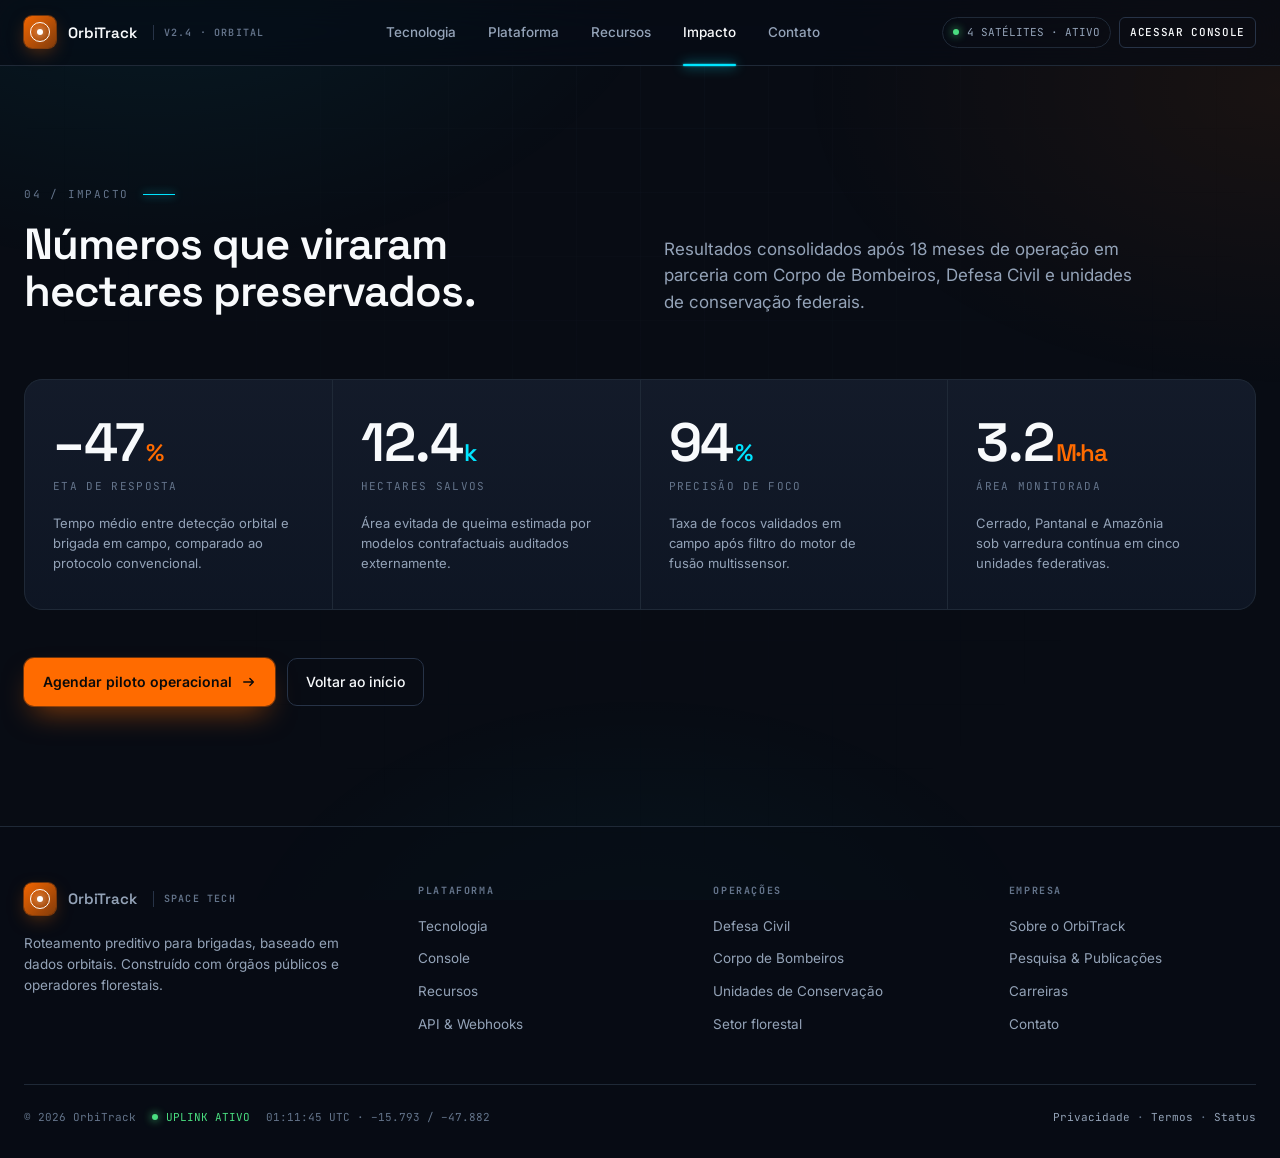
<file: src/pages/impacto.html>
<!doctype html>
<html lang="pt-BR">
<head>
<meta charset="utf-8" />
<meta name="viewport" content="width=device-width, initial-scale=1" />
<title>Impacto — OrbiTrack</title>
<link rel="preconnect" href="https://fonts.googleapis.com" />
<link rel="preconnect" href="https://fonts.gstatic.com" crossorigin />
<link href="https://fonts.googleapis.com/css2?family=Space+Grotesk:wght@400;500;600;700&family=Inter:wght@400;500;600&family=JetBrains+Mono:wght@400;500&display=swap" rel="stylesheet" />
<link rel="stylesheet" href="../css/style.css" />
</head>
<body>

<header class="nav" id="topnav">
  <div class="nav-inner">
    <a class="brand" href="../../index.html" aria-label="OrbiTrack - início">
      <span class="brand-mark" aria-hidden="true"></span>
      <span class="brand-name">OrbiTrack</span>
      <span class="brand-tag mono">v2.4 · ORBITAL</span>
    </a>

    <nav class="nav-links" aria-label="primária">
      <a class="nav-link" href="tecnologia.html">Tecnologia</a>
      <a class="nav-link" href="plataforma.html">Plataforma</a>
      <a class="nav-link" href="recursos.html">Recursos</a>
      <a class="nav-link active" href="impacto.html">Impacto</a>
      <a class="nav-link" href="contato.html">Contato</a>
    </nav>

    <div class="nav-cta">
      <div class="nav-status mono"><span class="live"></span> 4 SATÉLITES · ATIVO</div>
      <a class="btn btn-ghost btn-mini" href="contato.html">Acessar console</a>
    </div>

    <button class="nav-toggle" id="nav-toggle" aria-label="Abrir menu" aria-expanded="false" aria-controls="nav-mobile">
      <span></span><span></span><span></span>
    </button>
  </div>

  <div class="nav-mobile" id="nav-mobile" aria-hidden="true">
    <nav class="nav-mobile-links" aria-label="menu mobile">
      <a class="nav-link" href="tecnologia.html">Tecnologia</a>
      <a class="nav-link" href="plataforma.html">Plataforma</a>
      <a class="nav-link" href="recursos.html">Recursos</a>
      <a class="nav-link active" href="impacto.html">Impacto</a>
      <a class="nav-link" href="contato.html">Contato</a>
    </nav>
    <div class="nav-mobile-footer">
      <a class="btn btn-primary" href="contato.html">Acessar console</a>
    </div>
  </div>
</header>

<main>
  <section id="impacto" data-section="impacto">
    <div class="container">
      <div class="section-head" data-reveal>
        <div>
          <div class="section-num"><span>04 / IMPACTO</span><span class="bar"></span></div>
          <h2>Números que viraram hectares preservados.</h2>
        </div>
        <p class="lead">
          Resultados consolidados após 18 meses de operação em parceria com Corpo de Bombeiros, Defesa Civil e unidades de conservação federais.
        </p>
      </div>

      <div class="impact" data-stagger>
        <div class="i">
          <div class="n fire" data-counter>–47<span class="u">%</span></div>
          <div class="l">ETA de Resposta</div>
          <p>Tempo médio entre detecção orbital e brigada em campo, comparado ao protocolo convencional.</p>
        </div>
        <div class="i">
          <div class="n" data-counter>12.4<span class="u">k</span></div>
          <div class="l">Hectares Salvos</div>
          <p>Área evitada de queima estimada por modelos contrafactuais auditados externamente.</p>
        </div>
        <div class="i">
          <div class="n" data-counter>94<span class="u">%</span></div>
          <div class="l">Precisão de Foco</div>
          <p>Taxa de focos validados em campo após filtro do motor de fusão multissensor.</p>
        </div>
        <div class="i">
          <div class="n fire" data-counter>3.2<span class="u">M·ha</span></div>
          <div class="l">Área Monitorada</div>
          <p>Cerrado, Pantanal e Amazônia sob varredura contínua em cinco unidades federativas.</p>
        </div>
      </div>

      <div style="margin-top:48px; display:flex; gap:12px; flex-wrap:wrap">
        <a class="btn btn-primary" href="contato.html">
          Agendar piloto operacional
          <svg class="arrow" viewBox="0 0 16 16" fill="none" aria-hidden="true"><path d="M2 8h11M9 4l4 4-4 4" stroke="currentColor" stroke-width="1.6" stroke-linecap="round" stroke-linejoin="round"/></svg>
        </a>
        <a class="btn btn-ghost" href="../../index.html">Voltar ao início</a>
      </div>
    </div>
  </section>
</main>

<footer>
  <div class="container">
    <div class="foot-grid">
      <div>
        <a class="brand" href="../../index.html">
          <span class="brand-mark" aria-hidden="true"></span>
          <span class="brand-name">OrbiTrack</span>
          <span class="brand-tag mono">SPACE TECH</span>
        </a>
        <p class="foot-desc">
          Roteamento preditivo para brigadas, baseado em dados orbitais. Construído com órgãos públicos e operadores florestais.
        </p>
      </div>
      <div>
        <h5>Plataforma</h5>
        <ul>
          <li><a href="tecnologia.html">Tecnologia</a></li>
          <li><a href="plataforma.html">Console</a></li>
          <li><a href="recursos.html">Recursos</a></li>
          <li><a href="#">API & Webhooks</a></li>
        </ul>
      </div>
      <div>
        <h5>Operações</h5>
        <ul>
          <li><a href="#">Defesa Civil</a></li>
          <li><a href="#">Corpo de Bombeiros</a></li>
          <li><a href="#">Unidades de Conservação</a></li>
          <li><a href="#">Setor florestal</a></li>
        </ul>
      </div>
      <div>
        <h5>Empresa</h5>
        <ul>
          <li><a href="#">Sobre o OrbiTrack</a></li>
          <li><a href="#">Pesquisa & Publicações</a></li>
          <li><a href="#">Carreiras</a></li>
          <li><a href="contato.html">Contato</a></li>
        </ul>
      </div>
    </div>
    <div class="foot-bottom">
      <div class="left">
        <span>© 2026 OrbiTrack</span>
        <span class="live">UPLINK ATIVO</span>
        <span id="foot-ts">06:42:18 UTC · –15.793 / –47.882</span>
      </div>
      <div>
        <a href="#" style="color:var(--muted)">Privacidade</a> · <a href="#" style="color:var(--muted)">Termos</a> · <a href="#" style="color:var(--muted)">Status</a>
      </div>
    </div>
  </div>
</footer>

<script src="../js/script.js"></script>
</body>
</html>
</file>
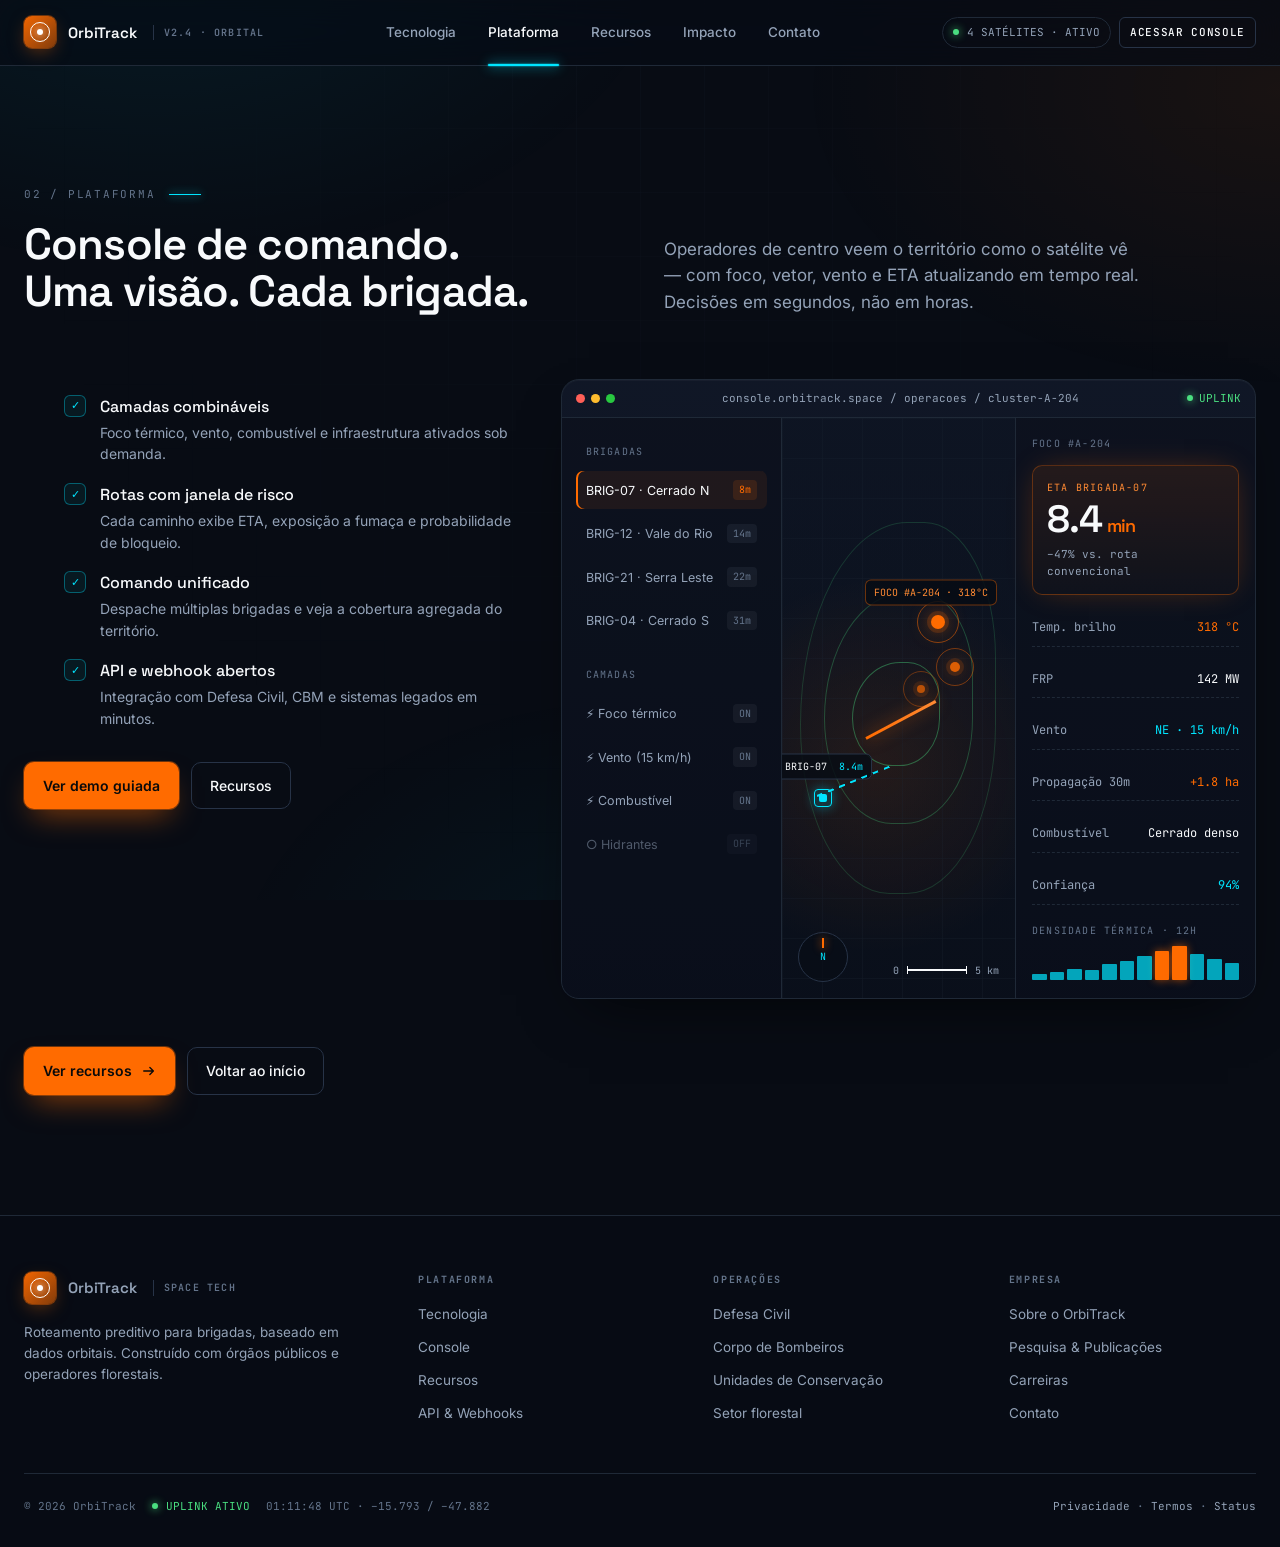
<file: src/pages/plataforma.html>
<!doctype html>
<html lang="pt-BR">
<head>
<meta charset="utf-8" />
<meta name="viewport" content="width=device-width, initial-scale=1" />
<title>Plataforma — OrbiTrack</title>
<link rel="preconnect" href="https://fonts.googleapis.com" />
<link rel="preconnect" href="https://fonts.gstatic.com" crossorigin />
<link href="https://fonts.googleapis.com/css2?family=Space+Grotesk:wght@400;500;600;700&family=Inter:wght@400;500;600&family=JetBrains+Mono:wght@400;500&display=swap" rel="stylesheet" />
<link rel="stylesheet" href="../css/style.css" />
</head>
<body>

<header class="nav" id="topnav">
  <div class="nav-inner">
    <a class="brand" href="../../index.html" aria-label="OrbiTrack - início">
      <span class="brand-mark" aria-hidden="true"></span>
      <span class="brand-name">OrbiTrack</span>
      <span class="brand-tag mono">v2.4 · ORBITAL</span>
    </a>

    <nav class="nav-links" aria-label="primária">
      <a class="nav-link" href="tecnologia.html">Tecnologia</a>
      <a class="nav-link active" href="plataforma.html">Plataforma</a>
      <a class="nav-link" href="recursos.html">Recursos</a>
      <a class="nav-link" href="impacto.html">Impacto</a>
      <a class="nav-link" href="contato.html">Contato</a>
    </nav>

    <div class="nav-cta">
      <div class="nav-status mono"><span class="live"></span> 4 SATÉLITES · ATIVO</div>
      <a class="btn btn-ghost btn-mini" href="contato.html">Acessar console</a>
    </div>

    <button class="nav-toggle" id="nav-toggle" aria-label="Abrir menu" aria-expanded="false" aria-controls="nav-mobile">
      <span></span><span></span><span></span>
    </button>
  </div>

  <div class="nav-mobile" id="nav-mobile" aria-hidden="true">
    <nav class="nav-mobile-links" aria-label="menu mobile">
      <a class="nav-link" href="tecnologia.html">Tecnologia</a>
      <a class="nav-link active" href="plataforma.html">Plataforma</a>
      <a class="nav-link" href="recursos.html">Recursos</a>
      <a class="nav-link" href="impacto.html">Impacto</a>
      <a class="nav-link" href="contato.html">Contato</a>
    </nav>
    <div class="nav-mobile-footer">
      <a class="btn btn-primary" href="contato.html">Acessar console</a>
    </div>
  </div>
</header>

<main>
  <section id="plataforma" data-section="plataforma">
    <div class="container">
      <div class="section-head" data-reveal>
        <div>
          <div class="section-num"><span>02 / PLATAFORMA</span><span class="bar"></span></div>
          <h2>Console de comando.<br/>Uma visão. Cada brigada.</h2>
        </div>
        <p class="lead">
          Operadores de centro veem o território como o satélite vê — com foco, vetor, vento e ETA atualizando em tempo real. Decisões em segundos, não em horas.
        </p>
      </div>

      <div class="dash" data-reveal>
        <div class="dash-info">
          <ul class="dash-bullets">
            <li><span class="tick">✓</span><div><div class="b-t">Camadas combináveis</div><div class="b-d">Foco térmico, vento, combustível e infraestrutura ativados sob demanda.</div></div></li>
            <li><span class="tick">✓</span><div><div class="b-t">Rotas com janela de risco</div><div class="b-d">Cada caminho exibe ETA, exposição a fumaça e probabilidade de bloqueio.</div></div></li>
            <li><span class="tick">✓</span><div><div class="b-t">Comando unificado</div><div class="b-d">Despache múltiplas brigadas e veja a cobertura agregada do território.</div></div></li>
            <li><span class="tick">✓</span><div><div class="b-t">API e webhook abertos</div><div class="b-d">Integração com Defesa Civil, CBM e sistemas legados em minutos.</div></div></li>
          </ul>
          <div class="dash-actions">
            <a class="btn btn-primary" href="contato.html">Ver demo guiada</a>
            <a class="btn btn-ghost" href="recursos.html">Recursos</a>
          </div>
        </div>

        <div class="dash-frame">
          <div class="dash-bar">
            <div class="dots"><span></span><span></span><span></span></div>
            <div class="url">console.orbitrack.space / operacoes / cluster-A-204</div>
            <div class="live">UPLINK</div>
          </div>
          <div class="dash-body">
            <aside class="dash-side">
              <div class="label">Brigadas</div>
              <div class="item act">BRIG-07 · Cerrado N <span class="b">8m</span></div>
              <div class="item">BRIG-12 · Vale do Rio <span class="b">14m</span></div>
              <div class="item">BRIG-21 · Serra Leste <span class="b">22m</span></div>
              <div class="item">BRIG-04 · Cerrado S <span class="b">31m</span></div>
              <div class="label" style="margin-top:14px">Camadas</div>
              <div class="item">⚡ Foco térmico <span class="b">ON</span></div>
              <div class="item">⚡ Vento (15 km/h) <span class="b">ON</span></div>
              <div class="item">⚡ Combustível <span class="b">ON</span></div>
              <div class="item item-off">○ Hidrantes <span class="b">OFF</span></div>
            </aside>

            <div class="dash-map" aria-label="mapa de despacho">
              <div class="grid"></div>
              <div class="topo"></div>
              <div class="topo t2"></div>
              <div class="topo t3"></div>
              <div class="station" style="left:14%; top:64%"></div>
              <div class="pin-label" style="left:18%; top:64%">BRIG-07 <span class="v">8.4m</span></div>
              <div class="fire" style="left:64%; top:34%"></div>
              <div class="pin-label fire-l" style="left:64%; top:34%">FOCO #A-204 · 318°C</div>
              <div class="fire" style="left:72%; top:42%; width:10px; height:10px; opacity:.85"></div>
              <div class="fire" style="left:58%; top:46%; width:8px; height:8px; opacity:.7"></div>
              <div class="route" style="left:15%; top:65%; width:34%; transform:rotate(-22deg)"></div>
              <div class="route solid" style="left:36%; top:55%; width:34%; transform:rotate(-28deg)"></div>
              <div class="compass">N</div>
              <div class="scale"><span>0</span><span class="l"></span><span>5 km</span></div>
            </div>

            <aside class="dash-panel">
              <div class="pl">Foco #A-204</div>
              <div class="eta-card">
                <div class="l">ETA Brigada-07</div>
                <div class="n">8.4<span class="u">min</span></div>
                <div class="sub">–47% vs. rota convencional</div>
              </div>
              <div class="row"><span class="k">Temp. brilho</span><span class="v fire">318 °C</span></div>
              <div class="row"><span class="k">FRP</span><span class="v">142 MW</span></div>
              <div class="row"><span class="k">Vento</span><span class="v cyan">NE · 15 km/h</span></div>
              <div class="row"><span class="k">Propagação 30m</span><span class="v fire">+1.8 ha</span></div>
              <div class="row"><span class="k">Combustível</span><span class="v">Cerrado denso</span></div>
              <div class="row"><span class="k">Confiança</span><span class="v cyan">94%</span></div>
              <div>
                <div class="pl" style="margin-top:4px">Densidade térmica · 12h</div>
                <div class="sparkline" aria-hidden="true">
                  <span style="height:18%"></span><span style="height:24%"></span><span style="height:32%"></span>
                  <span style="height:28%"></span><span style="height:44%"></span><span style="height:52%"></span>
                  <span style="height:68%"></span><span class="h" style="height:82%"></span><span class="h" style="height:96%"></span>
                  <span style="height:72%"></span><span style="height:60%"></span><span style="height:48%"></span>
                </div>
              </div>
            </aside>
          </div>
        </div>
      </div>

      <div style="margin-top:48px; display:flex; gap:12px; flex-wrap:wrap">
        <a class="btn btn-primary" href="recursos.html">
          Ver recursos
          <svg class="arrow" viewBox="0 0 16 16" fill="none" aria-hidden="true"><path d="M2 8h11M9 4l4 4-4 4" stroke="currentColor" stroke-width="1.6" stroke-linecap="round" stroke-linejoin="round"/></svg>
        </a>
        <a class="btn btn-ghost" href="../../index.html">Voltar ao início</a>
      </div>
    </div>
  </section>
</main>

<footer>
  <div class="container">
    <div class="foot-grid">
      <div>
        <a class="brand" href="../../index.html">
          <span class="brand-mark" aria-hidden="true"></span>
          <span class="brand-name">OrbiTrack</span>
          <span class="brand-tag mono">SPACE TECH</span>
        </a>
        <p class="foot-desc">
          Roteamento preditivo para brigadas, baseado em dados orbitais. Construído com órgãos públicos e operadores florestais.
        </p>
      </div>
      <div>
        <h5>Plataforma</h5>
        <ul>
          <li><a href="tecnologia.html">Tecnologia</a></li>
          <li><a href="plataforma.html">Console</a></li>
          <li><a href="recursos.html">Recursos</a></li>
          <li><a href="#">API & Webhooks</a></li>
        </ul>
      </div>
      <div>
        <h5>Operações</h5>
        <ul>
          <li><a href="#">Defesa Civil</a></li>
          <li><a href="#">Corpo de Bombeiros</a></li>
          <li><a href="#">Unidades de Conservação</a></li>
          <li><a href="#">Setor florestal</a></li>
        </ul>
      </div>
      <div>
        <h5>Empresa</h5>
        <ul>
          <li><a href="#">Sobre o OrbiTrack</a></li>
          <li><a href="#">Pesquisa & Publicações</a></li>
          <li><a href="#">Carreiras</a></li>
          <li><a href="contato.html">Contato</a></li>
        </ul>
      </div>
    </div>
    <div class="foot-bottom">
      <div class="left">
        <span>© 2026 OrbiTrack</span>
        <span class="live">UPLINK ATIVO</span>
        <span id="foot-ts">06:42:18 UTC · –15.793 / –47.882</span>
      </div>
      <div>
        <a href="#" style="color:var(--muted)">Privacidade</a> · <a href="#" style="color:var(--muted)">Termos</a> · <a href="#" style="color:var(--muted)">Status</a>
      </div>
    </div>
  </div>
</footer>

<script src="../js/script.js"></script>
</body>
</html>
</file>
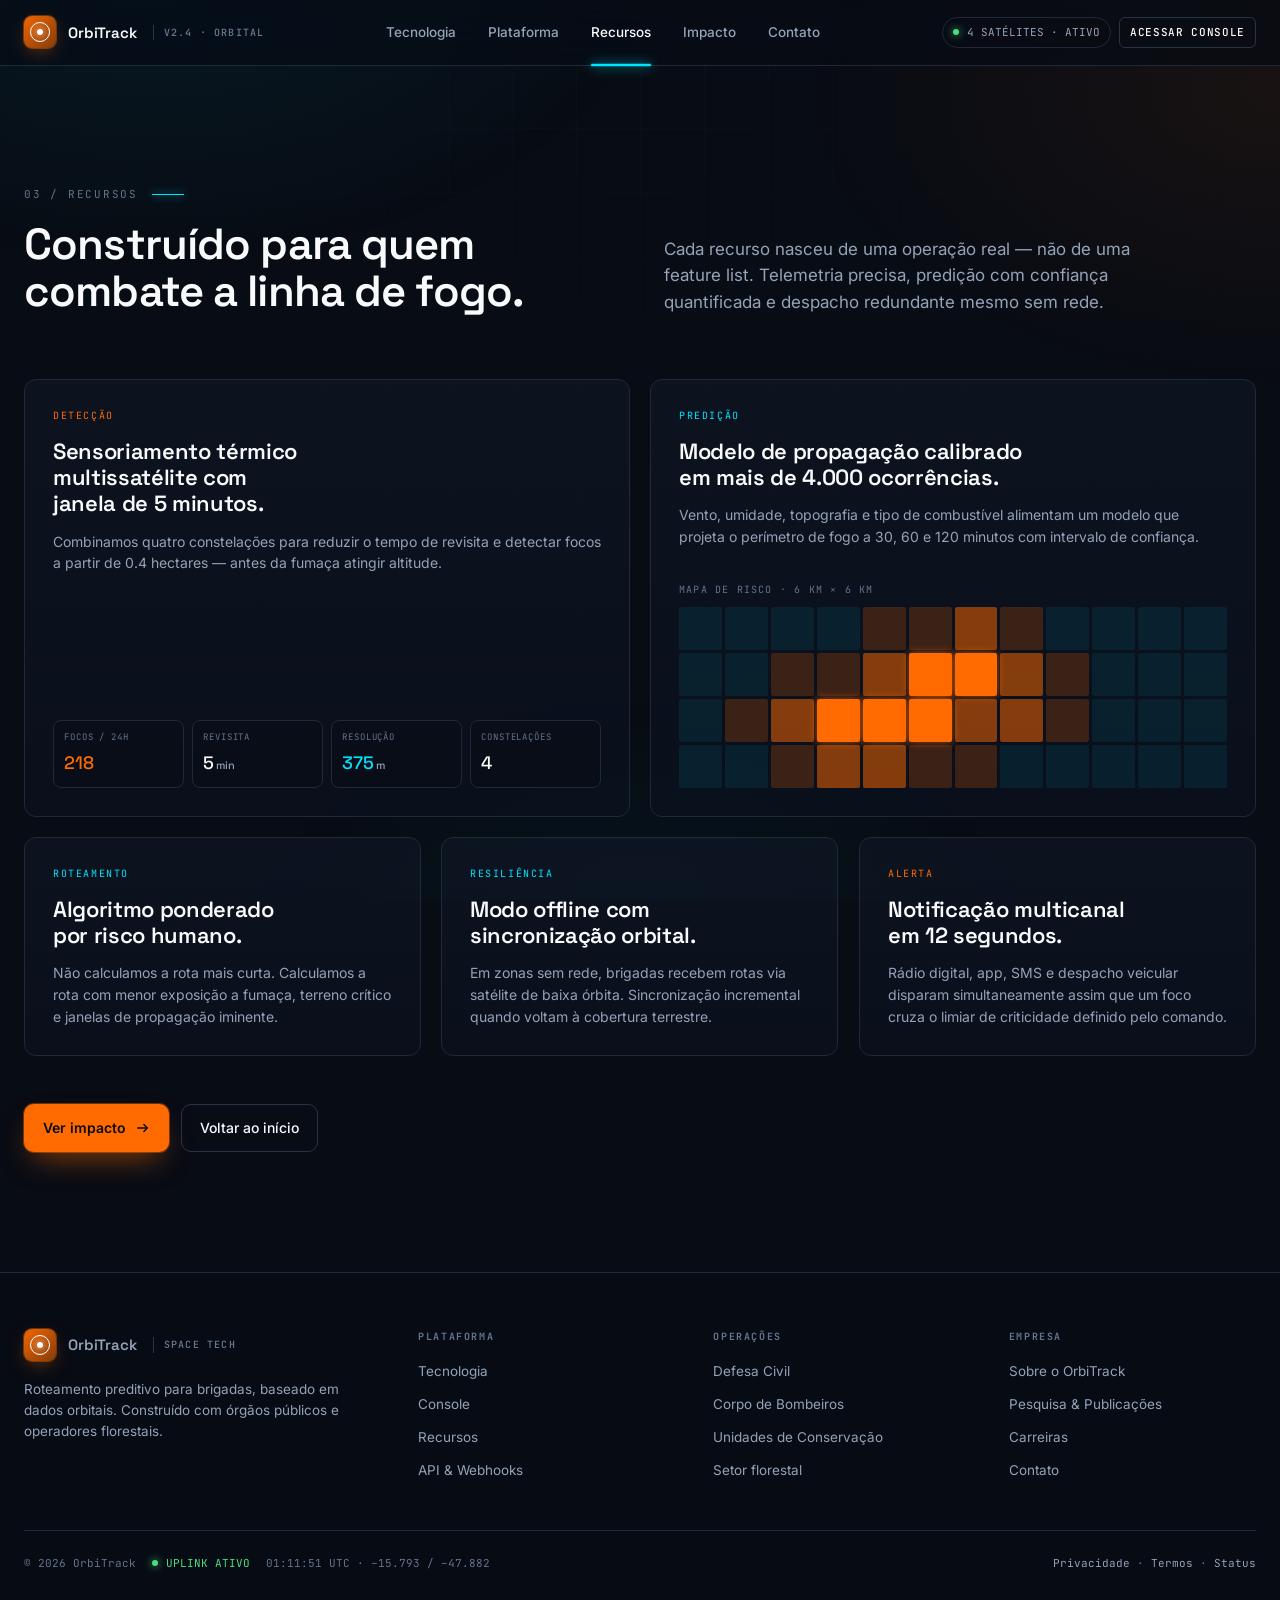
<file: src/pages/recurso.html>
<!doctype html>
<html lang="pt-BR">
<head>
<meta charset="utf-8" />
<meta name="viewport" content="width=device-width, initial-scale=1" />
<title>Recursos — OrbiTrack</title>
<link rel="preconnect" href="https://fonts.googleapis.com" />
<link rel="preconnect" href="https://fonts.gstatic.com" crossorigin />
<link href="https://fonts.googleapis.com/css2?family=Space+Grotesk:wght@400;500;600;700&family=Inter:wght@400;500;600&family=JetBrains+Mono:wght@400;500&display=swap" rel="stylesheet" />
<link rel="stylesheet" href="../css/style.css" />
</head>
<body>

<header class="nav" id="topnav">
  <div class="nav-inner">
    <a class="brand" href="../../index.html" aria-label="OrbiTrack - início">
      <span class="brand-mark" aria-hidden="true"></span>
      <span class="brand-name">OrbiTrack</span>
      <span class="brand-tag mono">v2.4 · ORBITAL</span>
    </a>

    <nav class="nav-links" aria-label="primária">
      <a class="nav-link" href="tecnologia.html">Tecnologia</a>
      <a class="nav-link" href="plataforma.html">Plataforma</a>
      <a class="nav-link active" href="recursos.html">Recursos</a>
      <a class="nav-link" href="impacto.html">Impacto</a>
      <a class="nav-link" href="contato.html">Contato</a>
    </nav>

    <div class="nav-cta">
      <div class="nav-status mono"><span class="live"></span> 4 SATÉLITES · ATIVO</div>
      <a class="btn btn-ghost btn-mini" href="contato.html">Acessar console</a>
    </div>

    <button class="nav-toggle" id="nav-toggle" aria-label="Abrir menu" aria-expanded="false" aria-controls="nav-mobile">
      <span></span><span></span><span></span>
    </button>
  </div>

  <div class="nav-mobile" id="nav-mobile" aria-hidden="true">
    <nav class="nav-mobile-links" aria-label="menu mobile">
      <a class="nav-link" href="tecnologia.html">Tecnologia</a>
      <a class="nav-link" href="plataforma.html">Plataforma</a>
      <a class="nav-link active" href="recursos.html">Recursos</a>
      <a class="nav-link" href="impacto.html">Impacto</a>
      <a class="nav-link" href="contato.html">Contato</a>
    </nav>
    <div class="nav-mobile-footer">
      <a class="btn btn-primary" href="contato.html">Acessar console</a>
    </div>
  </div>
</header>

<main>
  <section id="recursos" data-section="recursos">
    <div class="container">
      <div class="section-head" data-reveal>
        <div>
          <div class="section-num"><span>03 / RECURSOS</span><span class="bar"></span></div>
          <h2>Construído para quem combate a linha de fogo.</h2>
        </div>
        <p class="lead">
          Cada recurso nasceu de uma operação real — não de uma feature list. Telemetria precisa, predição com confiança quantificada e despacho redundante mesmo sem rede.
        </p>
      </div>

      <div class="features" data-stagger>
        <article class="feat wide is-fire">
          <span class="feat-tag">DETECÇÃO</span>
          <h3>Sensoriamento térmico multissatélite com janela de 5 minutos.</h3>
          <p>Combinamos quatro constelações para reduzir o tempo de revisita e detectar focos a partir de 0.4 hectares — antes da fumaça atingir altitude.</p>
          <div class="feat-visual">
            <div class="telem">
              <div class="b fire"><div class="k">FOCOS / 24h</div><div class="v">218</div></div>
              <div class="b"><div class="k">REVISITA</div><div class="v">5<span class="u">min</span></div></div>
              <div class="b cyan"><div class="k">RESOLUÇÃO</div><div class="v">375<span class="u">m</span></div></div>
              <div class="b"><div class="k">CONSTELAÇÕES</div><div class="v">4</div></div>
            </div>
          </div>
        </article>

        <article class="feat wide">
          <span class="feat-tag">PREDIÇÃO</span>
          <h3>Modelo de propagação calibrado em mais de 4.000 ocorrências.</h3>
          <p>Vento, umidade, topografia e tipo de combustível alimentam um modelo que projeta o perímetro de fogo a 30, 60 e 120 minutos com intervalo de confiança.</p>
          <div class="feat-visual">
            <div class="feat-map-label mono">Mapa de risco · 6 km × 6 km</div>
            <div class="heat" aria-hidden="true">
              <span></span><span></span><span></span><span></span><span class="h1"></span><span class="h1"></span><span class="h2"></span><span class="h1"></span><span></span><span></span><span></span><span></span>
              <span></span><span></span><span class="h1"></span><span class="h1"></span><span class="h2"></span><span class="h3"></span><span class="h3"></span><span class="h2"></span><span class="h1"></span><span></span><span></span><span></span>
              <span></span><span class="h1"></span><span class="h2"></span><span class="h3"></span><span class="h3"></span><span class="h3"></span><span class="h2"></span><span class="h2"></span><span class="h1"></span><span></span><span></span><span></span>
              <span></span><span></span><span class="h1"></span><span class="h2"></span><span class="h2"></span><span class="h1"></span><span class="h1"></span><span></span><span></span><span></span><span></span><span></span>
            </div>
          </div>
        </article>

        <article class="feat">
          <span class="feat-tag">ROTEAMENTO</span>
          <h3>Algoritmo ponderado por risco humano.</h3>
          <p>Não calculamos a rota mais curta. Calculamos a rota com menor exposição a fumaça, terreno crítico e janelas de propagação iminente.</p>
        </article>

        <article class="feat">
          <span class="feat-tag">RESILIÊNCIA</span>
          <h3>Modo offline com sincronização orbital.</h3>
          <p>Em zonas sem rede, brigadas recebem rotas via satélite de baixa órbita. Sincronização incremental quando voltam à cobertura terrestre.</p>
        </article>

        <article class="feat is-fire">
          <span class="feat-tag">ALERTA</span>
          <h3>Notificação multicanal em 12 segundos.</h3>
          <p>Rádio digital, app, SMS e despacho veicular disparam simultaneamente assim que um foco cruza o limiar de criticidade definido pelo comando.</p>
        </article>
      </div>

      <div style="margin-top:48px; display:flex; gap:12px; flex-wrap:wrap">
        <a class="btn btn-primary" href="impacto.html">
          Ver impacto
          <svg class="arrow" viewBox="0 0 16 16" fill="none" aria-hidden="true"><path d="M2 8h11M9 4l4 4-4 4" stroke="currentColor" stroke-width="1.6" stroke-linecap="round" stroke-linejoin="round"/></svg>
        </a>
        <a class="btn btn-ghost" href="../../index.html">Voltar ao início</a>
      </div>
    </div>
  </section>
</main>

<footer>
  <div class="container">
    <div class="foot-grid">
      <div>
        <a class="brand" href="../../index.html">
          <span class="brand-mark" aria-hidden="true"></span>
          <span class="brand-name">OrbiTrack</span>
          <span class="brand-tag mono">SPACE TECH</span>
        </a>
        <p class="foot-desc">
          Roteamento preditivo para brigadas, baseado em dados orbitais. Construído com órgãos públicos e operadores florestais.
        </p>
      </div>
      <div>
        <h5>Plataforma</h5>
        <ul>
          <li><a href="tecnologia.html">Tecnologia</a></li>
          <li><a href="plataforma.html">Console</a></li>
          <li><a href="recursos.html">Recursos</a></li>
          <li><a href="#">API & Webhooks</a></li>
        </ul>
      </div>
      <div>
        <h5>Operações</h5>
        <ul>
          <li><a href="#">Defesa Civil</a></li>
          <li><a href="#">Corpo de Bombeiros</a></li>
          <li><a href="#">Unidades de Conservação</a></li>
          <li><a href="#">Setor florestal</a></li>
        </ul>
      </div>
      <div>
        <h5>Empresa</h5>
        <ul>
          <li><a href="#">Sobre o OrbiTrack</a></li>
          <li><a href="#">Pesquisa & Publicações</a></li>
          <li><a href="#">Carreiras</a></li>
          <li><a href="contato.html">Contato</a></li>
        </ul>
      </div>
    </div>
    <div class="foot-bottom">
      <div class="left">
        <span>© 2026 OrbiTrack</span>
        <span class="live">UPLINK ATIVO</span>
        <span id="foot-ts">06:42:18 UTC · –15.793 / –47.882</span>
      </div>
      <div>
        <a href="#" style="color:var(--muted)">Privacidade</a> · <a href="#" style="color:var(--muted)">Termos</a> · <a href="#" style="color:var(--muted)">Status</a>
      </div>
    </div>
  </div>
</footer>

<script src="../js/script.js"></script>
</body>
</html>
</file>
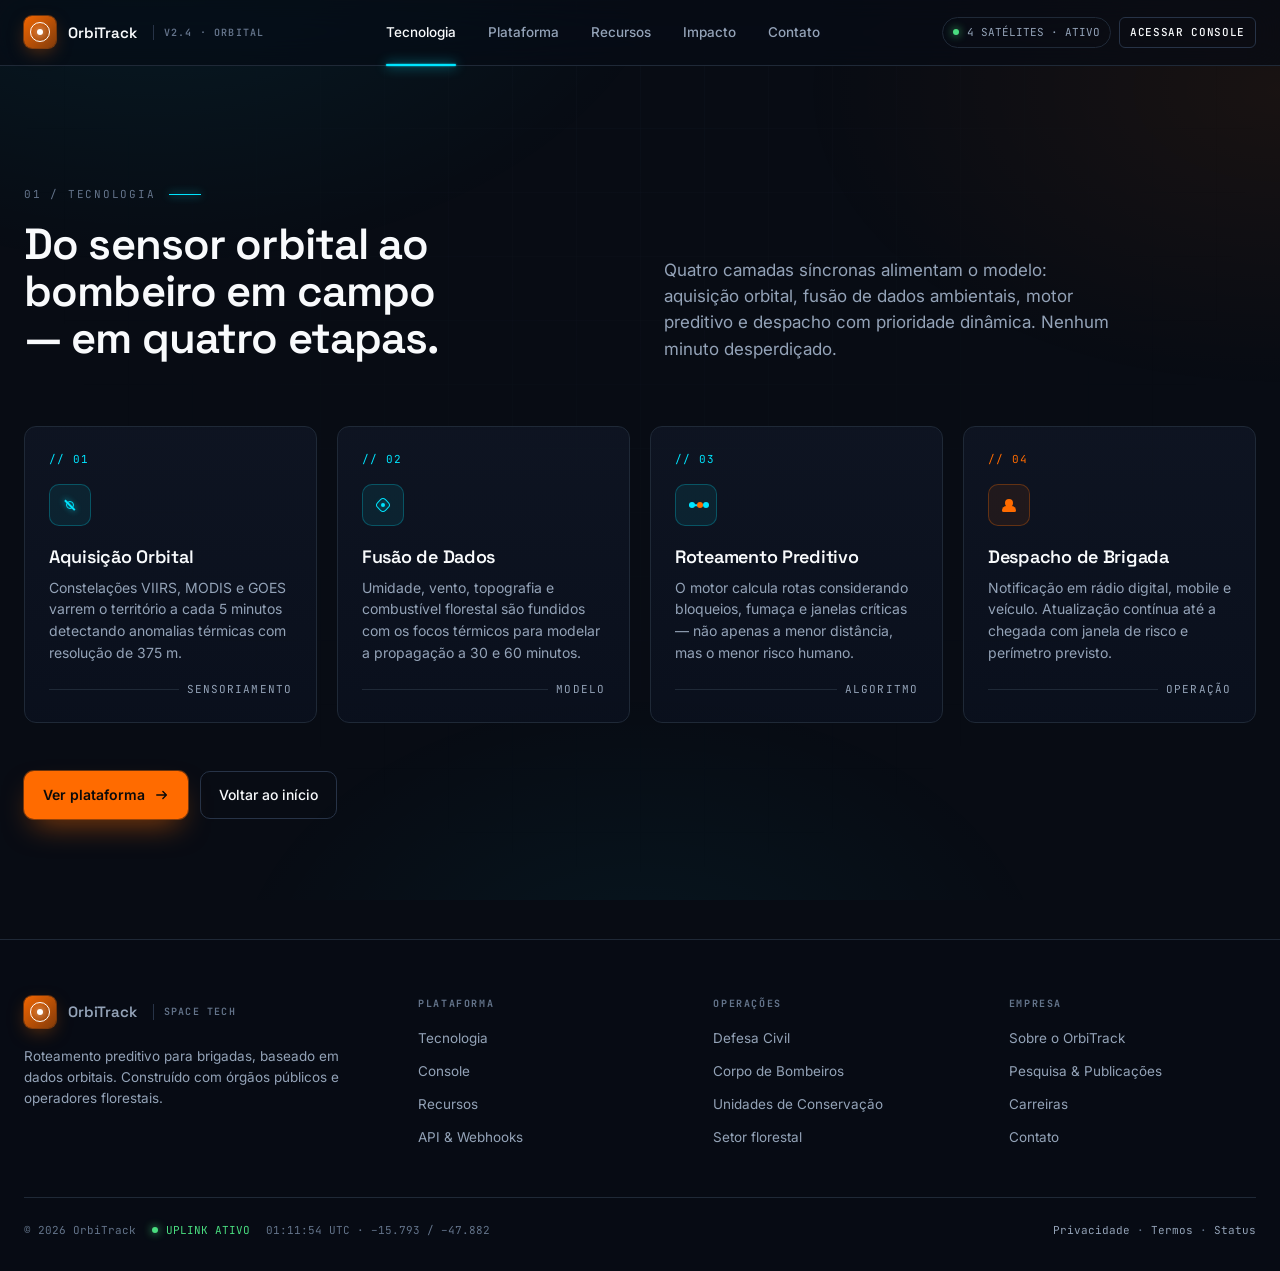
<file: src/pages/tecnologia.html>
<!doctype html>
<html lang="pt-BR">
<head>
<meta charset="utf-8" />
<meta name="viewport" content="width=device-width, initial-scale=1" />
<title>Tecnologia — OrbiTrack</title>
<link rel="preconnect" href="https://fonts.googleapis.com" />
<link rel="preconnect" href="https://fonts.gstatic.com" crossorigin />
<link href="https://fonts.googleapis.com/css2?family=Space+Grotesk:wght@400;500;600;700&family=Inter:wght@400;500;600&family=JetBrains+Mono:wght@400;500&display=swap" rel="stylesheet" />
<link rel="stylesheet" href="../css/style.css" />
</head>
<body>

<header class="nav" id="topnav">
  <div class="nav-inner">
    <a class="brand" href="../../index.html" aria-label="OrbiTrack - início">
      <span class="brand-mark" aria-hidden="true"></span>
      <span class="brand-name">OrbiTrack</span>
      <span class="brand-tag mono">v2.4 · ORBITAL</span>
    </a>

    <nav class="nav-links" aria-label="primária">
      <a class="nav-link active" href="tecnologia.html">Tecnologia</a>
      <a class="nav-link" href="plataforma.html">Plataforma</a>
      <a class="nav-link" href="recursos.html">Recursos</a>
      <a class="nav-link" href="impacto.html">Impacto</a>
      <a class="nav-link" href="contato.html">Contato</a>
    </nav>

    <div class="nav-cta">
      <div class="nav-status mono"><span class="live"></span> 4 SATÉLITES · ATIVO</div>
      <a class="btn btn-ghost btn-mini" href="contato.html">Acessar console</a>
    </div>

    <button class="nav-toggle" id="nav-toggle" aria-label="Abrir menu" aria-expanded="false" aria-controls="nav-mobile">
      <span></span><span></span><span></span>
    </button>
  </div>

  <div class="nav-mobile" id="nav-mobile" aria-hidden="true">
    <nav class="nav-mobile-links" aria-label="menu mobile">
      <a class="nav-link active" href="tecnologia.html">Tecnologia</a>
      <a class="nav-link" href="plataforma.html">Plataforma</a>
      <a class="nav-link" href="recursos.html">Recursos</a>
      <a class="nav-link" href="impacto.html">Impacto</a>
      <a class="nav-link" href="contato.html">Contato</a>
    </nav>
    <div class="nav-mobile-footer">
      <a class="btn btn-primary" href="contato.html">Acessar console</a>
    </div>
  </div>
</header>

<main>
  <section id="tecnologia" data-section="tecnologia">
    <div class="container">
      <div class="section-head" data-reveal>
        <div>
          <div class="section-num"><span>01 / TECNOLOGIA</span><span class="bar"></span></div>
          <h2>Do sensor orbital ao bombeiro em campo — em quatro etapas.</h2>
        </div>
        <p class="lead">
          Quatro camadas síncronas alimentam o modelo: aquisição orbital, fusão de dados ambientais, motor preditivo e despacho com prioridade dinâmica. Nenhum minuto desperdiçado.
        </p>
      </div>

      <div class="pipeline" role="list" data-stagger>
        <article class="step" role="listitem">
          <div class="step-no">// 01</div>
          <div class="step-ico"><span class="gly sat"></span></div>
          <h3>Aquisição Orbital</h3>
          <p>Constelações VIIRS, MODIS e GOES varrem o território a cada 5 minutos detectando anomalias térmicas com resolução de 375 m.</p>
          <div class="arrow-link"><span class="l"></span>SENSORIAMENTO</div>
        </article>
        <article class="step" role="listitem">
          <div class="step-no">// 02</div>
          <div class="step-ico"><span class="gly brain"></span></div>
          <h3>Fusão de Dados</h3>
          <p>Umidade, vento, topografia e combustível florestal são fundidos com os focos térmicos para modelar a propagação a 30 e 60 minutos.</p>
          <div class="arrow-link"><span class="l"></span>MODELO</div>
        </article>
        <article class="step" role="listitem">
          <div class="step-no">// 03</div>
          <div class="step-ico"><span class="gly route"></span></div>
          <h3>Roteamento Preditivo</h3>
          <p>O motor calcula rotas considerando bloqueios, fumaça e janelas críticas — não apenas a menor distância, mas o menor risco humano.</p>
          <div class="arrow-link"><span class="l"></span>ALGORITMO</div>
        </article>
        <article class="step is-fire" role="listitem">
          <div class="step-no">// 04</div>
          <div class="step-ico"><span class="gly crew"></span></div>
          <h3>Despacho de Brigada</h3>
          <p>Notificação em rádio digital, mobile e veículo. Atualização contínua até a chegada com janela de risco e perímetro previsto.</p>
          <div class="arrow-link"><span class="l"></span>OPERAÇÃO</div>
        </article>
      </div>

      <div style="margin-top:48px; display:flex; gap:12px; flex-wrap:wrap">
        <a class="btn btn-primary" href="plataforma.html">
          Ver plataforma
          <svg class="arrow" viewBox="0 0 16 16" fill="none" aria-hidden="true"><path d="M2 8h11M9 4l4 4-4 4" stroke="currentColor" stroke-width="1.6" stroke-linecap="round" stroke-linejoin="round"/></svg>
        </a>
        <a class="btn btn-ghost" href="../../index.html">Voltar ao início</a>
      </div>
    </div>
  </section>
</main>

<footer>
  <div class="container">
    <div class="foot-grid">
      <div>
        <a class="brand" href="../../index.html">
          <span class="brand-mark" aria-hidden="true"></span>
          <span class="brand-name">OrbiTrack</span>
          <span class="brand-tag mono">SPACE TECH</span>
        </a>
        <p class="foot-desc">
          Roteamento preditivo para brigadas, baseado em dados orbitais. Construído com órgãos públicos e operadores florestais.
        </p>
      </div>
      <div>
        <h5>Plataforma</h5>
        <ul>
          <li><a href="tecnologia.html">Tecnologia</a></li>
          <li><a href="plataforma.html">Console</a></li>
          <li><a href="recursos.html">Recursos</a></li>
          <li><a href="#">API & Webhooks</a></li>
        </ul>
      </div>
      <div>
        <h5>Operações</h5>
        <ul>
          <li><a href="#">Defesa Civil</a></li>
          <li><a href="#">Corpo de Bombeiros</a></li>
          <li><a href="#">Unidades de Conservação</a></li>
          <li><a href="#">Setor florestal</a></li>
        </ul>
      </div>
      <div>
        <h5>Empresa</h5>
        <ul>
          <li><a href="#">Sobre o OrbiTrack</a></li>
          <li><a href="#">Pesquisa & Publicações</a></li>
          <li><a href="#">Carreiras</a></li>
          <li><a href="contato.html">Contato</a></li>
        </ul>
      </div>
    </div>
    <div class="foot-bottom">
      <div class="left">
        <span>© 2026 OrbiTrack</span>
        <span class="live">UPLINK ATIVO</span>
        <span id="foot-ts">06:42:18 UTC · –15.793 / –47.882</span>
      </div>
      <div>
        <a href="#" style="color:var(--muted)">Privacidade</a> · <a href="#" style="color:var(--muted)">Termos</a> · <a href="#" style="color:var(--muted)">Status</a>
      </div>
    </div>
  </div>
</footer>

<script src="../js/script.js"></script>
</body>
</html>
</file>
<file: src/css/style.css>
:root{
    --bg:        #080C14;
    --bg-2:      #0B1220;
    --surface:   #111827;
    --surface-2: #0E1626;
    --border:    #1F2937;
    --border-2:  #273347;
    --fg:        #F8FAFC;
    --muted:     #94A3B8;
    --muted-2:   #64748B;
    --fire:      #FF6B00;
    --fire-soft: #FF8A33;
    --cyan:      #00E5FF;
    --cyan-soft: #66EFFF;
    --ok:        #4ADE80;
    --r-sm: 8px;
    --r-md: 12px;
    --r-lg: 18px;
    --maxw: 1280px;
    --pad: 24px;
    --shadow-fire: 0 0 0 1px rgba(255,107,0,.35), 0 18px 40px -12px rgba(255,107,0,.45);
    --shadow-cyan: 0 0 0 1px rgba(0,229,255,.30), 0 18px 40px -16px rgba(0,229,255,.30);
    --shadow-card: 0 1px 0 rgba(255,255,255,.03) inset, 0 24px 60px -28px rgba(0,0,0,.8);
    --ease-out-expo: cubic-bezier(0.16, 1, 0.3, 1);
  }

  *{box-sizing:border-box}
  html,body{margin:0;padding:0}
  html{scroll-behavior:smooth;scroll-padding-top:88px}
  body{
    background:var(--bg);
    color:var(--fg);
    font-family:'Inter',ui-sans-serif,system-ui,-apple-system,sans-serif;
    font-size:16px;
    line-height:1.55;
    -webkit-font-smoothing:antialiased;
    text-rendering:optimizeLegibility;
    overflow-x:hidden;
  }

  ::selection{background:rgba(255,107,0,.35);color:#fff}

  /* Barra de rolagem customizada */
  ::-webkit-scrollbar{width:5px}
  ::-webkit-scrollbar-track{background:var(--bg-2)}
  ::-webkit-scrollbar-thumb{background:var(--border-2);border-radius:3px}
  ::-webkit-scrollbar-thumb:hover{background:var(--muted-2)}

  /* Anel de foco */
  :focus-visible{
    outline:2px solid var(--cyan);
    outline-offset:3px;
    border-radius:4px;
  }

  /* Gradiente ambiente da página */
  body::before{
    content:"";position:fixed;inset:0;pointer-events:none;z-index:0;
    background:
      radial-gradient(900px 600px at 12% -10%, rgba(0,229,255,.08), transparent 60%),
      radial-gradient(800px 500px at 100% 10%, rgba(255,107,0,.07), transparent 60%),
      radial-gradient(700px 500px at 50% 110%, rgba(0,229,255,.05), transparent 60%);
  }

  /* Textura de grade sutil */
  body::after{
    content:"";position:fixed;inset:0;pointer-events:none;z-index:0;opacity:.35;
    background-image:
      linear-gradient(rgba(31,41,55,.45) 1px, transparent 1px),
      linear-gradient(90deg, rgba(31,41,55,.45) 1px, transparent 1px);
    background-size: 64px 64px;
    mask-image: radial-gradient(ellipse at 50% 0%, #000 0, transparent 70%);
    -webkit-mask-image: radial-gradient(ellipse at 50% 0%, #000 0, transparent 70%);
  }

  main, header, footer{position:relative;z-index:1}

  /* Tipografia ------------------------------------------------- */
  h1,h2,h3,h4{
    font-family:'Space Grotesk', ui-sans-serif, sans-serif;
    color:var(--fg);
    letter-spacing:-0.015em;
    font-weight:600;
    margin:0;
    text-wrap:balance;
  }
  h1{font-size:clamp(40px, 5.6vw, 76px); line-height:1.02; letter-spacing:-0.03em; font-weight:600}
  h2{font-size:clamp(30px, 3.4vw, 46px); line-height:1.08; letter-spacing:-0.02em}
  h3{font-size:22px; line-height:1.25}
  p{margin:0; color:var(--muted); text-wrap:pretty}
  a{color:inherit; text-decoration:none; cursor:pointer}
  .mono{font-family:'JetBrains Mono', ui-monospace, monospace; letter-spacing:0}

  .eyebrow{
    display:inline-flex;align-items:center;gap:10px;
    font-family:'JetBrains Mono', monospace;
    font-size:11px;letter-spacing:.16em;text-transform:uppercase;
    color:var(--cyan);
    padding:6px 12px;
    border:1px solid rgba(0,229,255,.25);
    background:rgba(0,229,255,.05);
    border-radius:999px;
  }
  .eyebrow .dot{
    width:6px;height:6px;border-radius:999px;background:var(--cyan);
    box-shadow:0 0 12px var(--cyan);
    animation:pulse 1.8s ease-in-out infinite;
  }
  @keyframes pulse{0%,100%{opacity:1}50%{opacity:.35}}

  /* Layout ----------------------------------------------------- */
  .container{max-width:var(--maxw); margin:0 auto; padding:0 var(--pad)}
  section{padding:120px 0; position:relative}
  section + section{border-top:1px solid var(--border)}

  /* Barra de navegação ----------------------------------------- */
  .nav{
    position:sticky; top:0; z-index:50;
    backdrop-filter: blur(18px) saturate(160%);
    -webkit-backdrop-filter: blur(18px) saturate(160%);
    background:rgba(8,12,20,.72);
    border-bottom:1px solid var(--border);
  }
  .nav-inner{
    max-width:var(--maxw); margin:0 auto; padding:14px var(--pad);
    display:flex; align-items:center; gap:24px; justify-content:space-between;
  }
  .brand{display:flex; align-items:center; gap:12px; font-family:'Space Grotesk'; font-weight:600; letter-spacing:-0.01em; cursor:pointer}
  .brand-mark{
    width:32px;height:32px;border-radius:8px;
    background:linear-gradient(135deg, rgba(255,107,0,.95), rgba(255,107,0,.5));
    position:relative; overflow:hidden;
    box-shadow:0 0 0 1px rgba(255,107,0,.4), 0 6px 20px -6px rgba(255,107,0,.6);
    transition: transform .2s var(--ease-out-expo), box-shadow .2s ease;
  }
  .brand:hover .brand-mark{
    transform: scale(1.08);
    box-shadow:0 0 0 1px rgba(255,107,0,.6), 0 8px 24px -6px rgba(255,107,0,.8);
  }
  .brand-mark::before, .brand-mark::after{
    content:""; position:absolute; left:50%; top:50%;
    width:18px; height:18px; border:1.5px solid #fff; border-radius:50%;
    transform:translate(-50%,-50%);
  }
  .brand-mark::after{
    width:6px;height:6px; background:#fff; border:0;
    box-shadow:0 0 8px #fff;
  }
  .brand-name{font-size:15px}
  .brand-tag{
    font-family:'JetBrains Mono', monospace;
    font-size:10px; color:var(--muted-2);
    border-left:1px solid var(--border-2);
    padding-left:10px; margin-left:4px;
    letter-spacing:.12em; text-transform:uppercase;
  }

  .nav-links{display:flex; gap:4px; align-items:center}
  .nav-link{
    position:relative; padding:8px 14px; font-size:13.5px; color:var(--muted);
    border-radius:8px; transition: color .2s ease, background .15s ease;
    font-weight:500; cursor:pointer;
  }
  .nav-link:hover{color:var(--fg); background:rgba(255,255,255,.04)}
  .nav-link.active{color:var(--fg)}
  .nav-link.active::after{
    content:""; position:absolute; left:14px; right:14px; bottom:-15px; height:2px;
    background:var(--cyan);
    box-shadow:0 0 12px var(--cyan), 0 0 2px var(--cyan);
    border-radius:2px;
  }
  .nav-cta{display:flex; gap:8px; align-items:center}
  .nav-status{
    display:flex;align-items:center;gap:8px;
    font-family:'JetBrains Mono', monospace; font-size:11px; color:var(--muted);
    padding:6px 10px; border:1px solid var(--border); border-radius:999px;
  }
  .nav-status .live{width:6px;height:6px;border-radius:50%;background:var(--ok); box-shadow:0 0 8px var(--ok); animation:pulse 1.8s infinite}

  /* Botão hambúrguer ------------------------------------------- */
  .nav-toggle{
    display:none;
    flex-direction:column; justify-content:center; align-items:center; gap:5px;
    width:36px; height:36px;
    background:none; border:1px solid var(--border);
    border-radius:8px; cursor:pointer; padding:8px;
    transition: border-color .2s ease;
    flex-shrink:0;
  }
  .nav-toggle:hover{border-color:var(--border-2)}
  .nav-toggle span{
    display:block; width:16px; height:1.5px;
    background:var(--fg); border-radius:2px;
    transition: transform .25s var(--ease-out-expo), opacity .2s ease, width .2s ease;
    transform-origin:center;
  }
  .nav-toggle.open span:nth-child(1){transform: translateY(6.5px) rotate(45deg)}
  .nav-toggle.open span:nth-child(2){opacity:0; transform: scaleX(0)}
  .nav-toggle.open span:nth-child(3){transform: translateY(-6.5px) rotate(-45deg)}

  /* Painel de navegação mobile */
  .nav-mobile{
    display:none;
    border-top:1px solid var(--border);
    background:rgba(8,12,20,.98);
    backdrop-filter: blur(18px);
    -webkit-backdrop-filter: blur(18px);
    padding:16px 24px 20px;
    animation: mobileNavIn .25s var(--ease-out-expo);
  }
  @keyframes mobileNavIn{
    from{opacity:0; transform:translateY(-8px)}
    to{opacity:1; transform:none}
  }
  .nav-mobile.open{display:block}
  .nav-mobile-links{display:flex; flex-direction:column; gap:2px; margin-bottom:16px}
  .nav-mobile .nav-link{padding:12px 8px; font-size:15px; border-radius:8px}
  .nav-mobile-footer{padding-top:12px; border-top:1px solid var(--border)}
  .nav-mobile-footer .btn{width:100%; justify-content:center}

  /* Botões ----------------------------------------------------- */
  .btn{
    display:inline-flex; align-items:center; gap:10px;
    padding:12px 18px; border-radius:10px;
    font-family:'Inter'; font-weight:500; font-size:14px;
    border:1px solid transparent; cursor:pointer;
    transition: transform .15s var(--ease-out-expo), box-shadow .2s ease, background .2s ease, border-color .2s ease;
    white-space:nowrap;
    user-select:none;
    -webkit-user-select:none;
  }
  .btn:active{transform: scale(0.97) !important}
  .btn-primary{
    background:var(--fire); color:#0A0A0A;
    box-shadow: 0 0 0 1px rgba(255,107,0,.4), 0 14px 30px -10px rgba(255,107,0,.55);
    font-weight:600;
  }
  .btn-primary:hover{ transform: translateY(-1px) scale(1.01); background:var(--fire-soft); box-shadow: var(--shadow-fire) }
  .btn-ghost{
    background:transparent; color:var(--fg); border-color:var(--border-2);
  }
  .btn-ghost:hover{ border-color:var(--cyan); color:var(--cyan); background:rgba(0,229,255,.05); transform: translateY(-1px) }
  .btn .arrow{width:14px;height:14px;display:inline-block; transition: transform .2s var(--ease-out-expo)}
  .btn:hover .arrow{transform: translateX(3px)}

  .btn-mini{
    padding:6px 10px; font-size:11px;
    font-family:'JetBrains Mono', monospace; letter-spacing:.06em; text-transform:uppercase;
    border-radius:6px;
  }

  /* Cards e superfícies ---------------------------------------- */
  .card{
    background: linear-gradient(180deg, rgba(17,24,39,.85), rgba(11,18,32,.85));
    border:1px solid var(--border);
    border-radius: var(--r-md);
    backdrop-filter: blur(10px);
    -webkit-backdrop-filter: blur(10px);
    box-shadow: var(--shadow-card);
  }

  /* Sistema de animação de revelação --------------------------- */
  @keyframes revealUp{
    from{opacity:0; transform:translateY(24px)}
    to{opacity:1; transform:none}
  }
  
  [data-reveal]{
    opacity:0;
    transform:translateY(20px);
    transition:
      opacity .65s var(--ease-out-expo),
      transform .65s var(--ease-out-expo);
    transition-delay: var(--reveal-delay, 0ms);
  }
  [data-reveal].is-visible{
    opacity:1;
    transform:none;
  }

  /* A barra dentro de .section-num cresce ao ser revelada */
  [data-reveal] .section-num .bar{width:0; transition: width .6s var(--ease-out-expo) .3s}
  [data-reveal].is-visible .section-num .bar{width:32px}

  /* HERO ------------------------------------------------------- */
  .hero{padding-top:80px; padding-bottom:120px}
  .hero-grid{
    display:grid;
    grid-template-columns: minmax(0,1.05fr) minmax(0,1fr);
    gap:64px; align-items:center;
  }

  /* Entrada do hero: cada filho direto de .hero-text anima ao entrar */
  .hero-text > *{
    animation: revealUp .75s var(--ease-out-expo) backwards;
  }
  .hero-text > *:nth-child(1){animation-delay:.05s}
  .hero-text > *:nth-child(2){animation-delay:.15s}
  .hero-text > *:nth-child(3){animation-delay:.25s}
  .hero-text > *:nth-child(4){animation-delay:.35s}
  .hero-text > *:nth-child(5){animation-delay:.45s}
  .hero-text > *:nth-child(6){animation-delay:.55s}
  .orbital{animation: revealUp .9s var(--ease-out-expo) .3s backwards}

  .hero-text h1{margin-top:24px}

  .hero-coords{
    font-family:'JetBrains Mono', monospace;
    font-size:11px; color:var(--muted-2); letter-spacing:.08em;
    margin-top:32px;
    display:flex; gap:24px; flex-wrap:wrap;
  }
  .hero-coords span b{color:var(--fg); font-weight:500; margin-left:6px}
  .hero h1 .accent{
    background: linear-gradient(180deg, #fff 30%, #FF6B00 130%);
    -webkit-background-clip:text; background-clip:text; color:transparent;
  }
  .hero-sub{
    margin-top:24px; font-size:18px; color:var(--muted); max-width:560px;
  }
  .hero-cta{display:flex; gap:12px; margin-top:36px; flex-wrap:wrap}
  .hero-meta{
    margin-top:48px; display:flex; gap:32px; flex-wrap:wrap;
    padding-top:28px; border-top:1px solid var(--border);
  }
  .hero-meta .stat .n{font-family:'Space Grotesk'; font-size:30px; font-weight:600; letter-spacing:-0.02em; color:var(--fg)}
  .hero-meta .stat .l{font-size:12px; color:var(--muted-2); margin-top:4px; font-family:'JetBrains Mono'; text-transform:uppercase; letter-spacing:.08em}
  .hero-meta .stat .n .u{color:var(--cyan); font-size:18px; margin-left:2px}

  /* Visual do hero: rastreador orbital */
  .orbital{
    position:relative; aspect-ratio: 1/1;
    border:1px solid var(--border); border-radius: 20px;
    background:
      radial-gradient(circle at 50% 50%, rgba(0,229,255,.06), transparent 60%),
      linear-gradient(180deg, rgba(17,24,39,.6), rgba(11,18,32,.6));
    overflow:hidden;
    box-shadow: var(--shadow-card);
    transition: border-color .3s ease, box-shadow .3s ease;
  }
  .orbital:hover{
    border-color:var(--border-2);
    box-shadow: var(--shadow-card), 0 0 60px -20px rgba(0,229,255,.12);
  }
  .orbital .scan{
    position:absolute; inset:0;
    background: linear-gradient(180deg, transparent 0%, rgba(0,229,255,.08) 50%, transparent 100%);
    animation: scan 4.5s linear infinite;
  }
  @keyframes scan{0%{transform:translateY(-100%)}100%{transform:translateY(100%)}}
  .orbital .ring{
    position:absolute; left:50%; top:50%; transform:translate(-50%,-50%);
    border:1px dashed rgba(0,229,255,.18); border-radius:50%;
  }
  .orbital .ring.r1{width:72%; height:72%}
  .orbital .ring.r2{width:54%; height:54%; border-color:rgba(0,229,255,.28)}
  .orbital .ring.r3{width:36%; height:36%; border-style:solid; border-color:rgba(0,229,255,.35)}
  .orbital .earth{
    position:absolute; left:50%; top:50%; transform:translate(-50%,-50%);
    width:22%; height:22%; border-radius:50%;
    background:
      radial-gradient(circle at 35% 30%, #1e293b 0%, #0b1220 70%),
      #0b1220;
    box-shadow: 0 0 0 1px rgba(0,229,255,.4), 0 0 60px rgba(0,229,255,.18), inset -10px -16px 30px rgba(0,0,0,.6);
  }
  .orbital .earth::after{
    content:""; position:absolute; inset:8%; border-radius:50%;
    background:
      radial-gradient(2px 2px at 30% 40%, rgba(74,222,128,.7), transparent 60%),
      radial-gradient(3px 2px at 60% 55%, rgba(74,222,128,.5), transparent 60%),
      radial-gradient(2px 2px at 45% 70%, rgba(74,222,128,.6), transparent 60%);
  }
  .orbital .fire-dot{
    position:absolute; width:10px; height:10px; border-radius:50%;
    background:var(--fire);
    box-shadow:0 0 0 3px rgba(255,107,0,.2), 0 0 18px rgba(255,107,0,.8);
  }
  .orbital .fire-dot::after{
    content:""; position:absolute; inset:-12px; border-radius:50%;
    border:1px solid rgba(255,107,0,.4); animation: ringPulse 2s ease-out infinite;
  }
  .orbital .fire-dot::before{
    content:""; position:absolute; inset:-20px; border-radius:50%;
    border:1px solid rgba(255,107,0,.25); animation: ringPulse 2s ease-out 0.5s infinite;
  }
  @keyframes ringPulse{
    0%{transform:scale(.5); opacity:.9}
    100%{transform:scale(1.4); opacity:0}
  }
  .orbital .fire-dot.f1{left:46%; top:54%}
  .orbital .fire-dot.f2{left:52%; top:48%}
  .orbital .fire-dot.f3{left:55%; top:58%}

  .orbital .sat{
    position:absolute; width:36px; height:36px;
    transform: translate(-50%,-50%);
    animation: orbit 18s linear infinite;
    transform-origin: -180px 0;
  }
  .orbital .sat .body{
    position:absolute; left:50%; top:50%; transform:translate(-50%,-50%);
    width:14px; height:8px; background:#fff; border-radius:2px;
    box-shadow: 0 0 12px rgba(255,255,255,.8);
  }
  .orbital .sat .panel{
    position:absolute; top:50%; transform:translateY(-50%);
    width:14px; height:18px; background:linear-gradient(180deg, rgba(0,229,255,.55), rgba(0,229,255,.15));
    border:1px solid rgba(0,229,255,.6);
  }
  .orbital .sat .panel.l{ left:calc(50% - 30px) }
  .orbital .sat .panel.r{ left:calc(50% + 16px) }
  .orbital .sat-orbit{
    position:absolute; left:50%; top:50%;
    width:0; height:0;
    animation: orbitRot 18s linear infinite;
  }
  @keyframes orbitRot{from{transform:rotate(0)}to{transform:rotate(360deg)}}

  .orbital .vector{
    position:absolute; height:1px;
    background: linear-gradient(90deg, rgba(0,229,255,.9), rgba(0,229,255,0));
    transform-origin: left center;
    pointer-events:none;
  }
  .orbital .vector::after{
    content:""; position:absolute; right:0; top:50%; transform:translate(50%,-50%);
    width:6px; height:6px; background:var(--cyan); border-radius:50%;
    box-shadow:0 0 10px var(--cyan);
  }

  .orbital .hud{
    position:absolute; padding:8px 12px;
    background:rgba(8,12,20,.85);
    border:1px solid var(--border-2);
    border-radius:8px;
    font-family:'JetBrains Mono', monospace; font-size:10.5px;
    color:var(--muted); letter-spacing:.04em;
    backdrop-filter: blur(6px);
  }
  .orbital .hud b{color:var(--fg); font-weight:500; display:block}
  .orbital .hud .v{color:var(--cyan)}
  .orbital .hud .v.fire{color:var(--fire)}
  .orbital .hud.tl{top:16px; left:16px; max-width:160px}
  .orbital .hud.tr{top:16px; right:16px; text-align:right; max-width:170px}
  .orbital .hud.bl{bottom:74px; left:16px; max-width:160px}
  .orbital .hud.br{bottom:74px; right:16px; text-align:right; max-width:170px}

 /* Rótulos de callout apontando para elementos */
  .orbital .callout{
    position:absolute; display:flex; align-items:center; gap:8px;
    font-family:'Inter'; font-size:11px; font-weight:500; color:var(--fg);
    background:rgba(8,12,20,.85); border:1px solid var(--border-2);
    border-radius:999px; padding:5px 10px 5px 8px;
    backdrop-filter:blur(6px);
    white-space:nowrap; pointer-events:none;
  }
  .orbital .callout .ico{
    width:14px; height:14px; border-radius:50%; display:inline-block;
  }
  .orbital .callout.sat .ico{background:#fff; box-shadow:0 0 8px #fff}
  .orbital .callout.fire{border-color:rgba(255,107,0,.5); color:var(--fire-soft)}
  .orbital .callout.fire .ico{background:var(--fire); box-shadow:0 0 10px var(--fire)}
  .orbital .callout .line{
    position:absolute; height:1px; background:linear-gradient(90deg, currentColor, transparent);
    opacity:.6;
  }

  /* Faixa narrativa — 3 etapas em linguagem simples */
  .orbital .story{
    position:absolute; left:16px; right:16px; bottom:16px;
    display:grid; grid-template-columns: 1fr auto 1fr auto 1fr; gap:8px;
    align-items:center;
    padding:10px 12px; border-radius:10px;
    background:rgba(8,12,20,.85); border:1px solid var(--border-2);
    backdrop-filter:blur(8px);
  }
  .orbital .story .s{
    display:flex; align-items:center; gap:8px; font-size:11px; color:var(--fg);
    font-family:'Inter'; font-weight:500;
  }
  .orbital .story .s .n{
    font-family:'JetBrains Mono'; font-size:9px; color:var(--cyan);
    border:1px solid rgba(0,229,255,.4); border-radius:4px;
    padding:1px 4px; letter-spacing:.06em;
  }
  .orbital .story .s.fire .n{color:var(--fire); border-color:rgba(255,107,0,.4)}
  .orbital .story .arr{
    color:var(--cyan); font-family:'JetBrains Mono'; font-size:12px;
  }
  .orbital .corner{
    position:absolute; width:18px; height:18px;
    border-color: rgba(0,229,255,.55);
    border-style:solid; border-width:0;
  }
  .orbital .corner.tl{top:8px; left:8px; border-top-width:1px; border-left-width:1px}
  .orbital .corner.tr{top:8px; right:8px; border-top-width:1px; border-right-width:1px}
  .orbital .corner.bl{bottom:8px; left:8px; border-bottom-width:1px; border-left-width:1px}
  .orbital .corner.br{bottom:8px; right:8px; border-bottom-width:1px; border-right-width:1px}

  /* Cabeçalho de seção ----------------------------------------- */
  .section-head{
    display:grid; grid-template-columns: 1fr 1fr; gap:48px;
    margin-bottom:64px; align-items:end;
  }
  .section-head .lead{max-width:480px; font-size:17px}
  .section-num{
    font-family:'JetBrains Mono', monospace; font-size:11px;
    color:var(--muted-2); letter-spacing:.16em; text-transform:uppercase;
    margin-bottom:18px; display:flex; gap:14px; align-items:center;
  }
  .section-num .bar{width:32px; height:1px; background:var(--cyan); box-shadow:0 0 8px var(--cyan)}

  /* TECNOLOGIA — pipeline ------------------------------------- */
  .pipeline{
    display:grid; grid-template-columns: repeat(4, 1fr); gap:20px;
  }
  .step{
    padding:24px; border-radius: var(--r-md);
    background: linear-gradient(180deg, rgba(17,24,39,.7), rgba(11,18,32,.7));
    border:1px solid var(--border);
    position:relative;
    min-height: 240px;
    display:flex; flex-direction:column;
    transition: border-color .25s ease, transform .25s var(--ease-out-expo), box-shadow .25s ease;
    will-change: transform;
  }
  .step:hover{
    border-color:var(--border-2);
    transform: translateY(-3px);
    box-shadow: 0 12px 32px -8px rgba(0,0,0,.5);
  }
  .step.is-fire:hover{
    border-color:rgba(255,107,0,.3);
    box-shadow: 0 12px 32px -8px rgba(0,0,0,.5), 0 0 0 1px rgba(255,107,0,.1);
  }
  .step .step-no{
    font-family:'JetBrains Mono', monospace; font-size:11px;
    color:var(--cyan); letter-spacing:.1em;
  }
  .step .step-ico{
    width:42px; height:42px; border-radius:10px;
    background:rgba(0,229,255,.08); border:1px solid rgba(0,229,255,.25);
    margin: 16px 0 20px; display:flex; align-items:center; justify-content:center;
    transition: background .2s ease, border-color .2s ease;
  }
  .step:hover .step-ico{background:rgba(0,229,255,.13); border-color:rgba(0,229,255,.4)}
  .step.is-fire .step-no{color:var(--fire)}
  .step.is-fire .step-ico{background:rgba(255,107,0,.08); border-color:rgba(255,107,0,.3)}
  .step.is-fire:hover .step-ico{background:rgba(255,107,0,.14); border-color:rgba(255,107,0,.5)}
  .step h3{font-family:'Space Grotesk'; font-size:18px; margin-bottom:8px}
  .step p{font-size:14px; line-height:1.55}
  .step .arrow-link{
    margin-top:auto; padding-top:18px;
    display:flex; align-items:center; gap:8px;
    font-family:'JetBrains Mono', monospace; font-size:11px; color:var(--muted);
    text-transform:uppercase; letter-spacing:.1em;
  }
  .step .arrow-link .l{flex:1; height:1px; background:var(--border)}

  /* Ícones geométricos */
  .gly{width:18px; height:18px; position:relative}
  .gly.sat::before{content:""; position:absolute; inset:5px; border:1.5px solid var(--cyan); border-radius:50%}
  .gly.sat::after{content:""; position:absolute; left:50%; top:50%; width:14px; height:1.5px; background:var(--cyan); transform:translate(-50%,-50%) rotate(45deg); box-shadow:0 0 6px var(--cyan)}
  .gly.brain::before{content:""; position:absolute; inset:3px; border:1.5px solid var(--cyan); border-radius:4px; transform:rotate(45deg)}
  .gly.brain::after{content:""; position:absolute; inset:7px; background:var(--cyan); border-radius:50%; box-shadow:0 0 6px var(--cyan)}
  .gly.route::before{content:""; position:absolute; left:2px; top:50%; width:14px; height:1.5px; background:var(--cyan); transform:translateY(-50%)}
  .gly.route::after{content:""; position:absolute; left:2px; top:50%; width:6px; height:6px; background:var(--cyan); border-radius:50%; transform:translate(0,-50%); box-shadow:8px 0 0 var(--fire), 14px 0 0 var(--cyan)}
  .gly.crew{width:18px; height:18px}
  .gly.crew::before{content:""; position:absolute; left:50%; top:3px; width:8px; height:8px; background:var(--fire); border-radius:50%; transform:translateX(-50%)}
  .gly.crew::after{content:""; position:absolute; left:50%; bottom:2px; width:14px; height:6px; background:var(--fire); border-radius:6px 6px 2px 2px; transform:translateX(-50%)}

  /* DASHBOARD preview ----------------------------------------- */
  .dash{
    display:grid; grid-template-columns: 1fr 1.4fr; gap:40px; align-items:stretch;
  }
  .dash-actions{margin-top:32px; display:flex; gap:12px; flex-wrap:wrap}
  .dash-info h2{margin-bottom:18px}
  .dash-info .lead{font-size:17px; max-width:480px; margin-bottom:28px}
  .dash-bullets{display:flex; flex-direction:column; gap:18px}
  .dash-bullets li{list-style:none; display:flex; gap:14px; align-items:flex-start}
  .dash-bullets .tick{
    flex:none; width:22px; height:22px; border-radius:6px;
    border:1px solid rgba(0,229,255,.35); background:rgba(0,229,255,.06);
    display:flex; align-items:center; justify-content:center;
    color:var(--cyan); font-family:'JetBrains Mono';font-size:11px;
  }
  .dash-bullets .b-t{font-family:'Space Grotesk'; color:var(--fg); font-weight:500; margin-bottom:2px}
  .dash-bullets .b-d{font-size:14px; color:var(--muted)}

  .dash-frame{
    border-radius: var(--r-lg);
    border:1px solid var(--border);
    background: linear-gradient(180deg, rgba(17,24,39,.95), rgba(11,18,32,.95));
    box-shadow: var(--shadow-card);
    overflow:hidden;
    display:flex; flex-direction:column;
    transition: border-color .3s ease, box-shadow .3s ease;
  }
  .dash-frame:hover{
    border-color:var(--border-2);
    box-shadow: var(--shadow-card), 0 0 60px -20px rgba(0,229,255,.08);
  }
  .dash-bar{
    padding:10px 14px; border-bottom:1px solid var(--border);
    display:flex; align-items:center; gap:10px; justify-content:space-between;
    font-family:'JetBrains Mono', monospace; font-size:11px; color:var(--muted);
  }
  .dash-bar .dots{display:flex; gap:6px}
  .dash-bar .dots span{width:9px; height:9px; border-radius:50%; background:var(--border-2)}
  .dash-bar .dots span:nth-child(1){background:#FF5F57}
  .dash-bar .dots span:nth-child(2){background:#FEBC2E}
  .dash-bar .dots span:nth-child(3){background:#28C840}
  .dash-bar .url{display:flex; gap:8px; align-items:center}
  .dash-bar .live{display:flex; gap:6px; align-items:center; color:var(--ok)}
  .dash-bar .live::before{content:""; width:6px; height:6px; border-radius:50%; background:var(--ok); box-shadow:0 0 8px var(--ok); animation:pulse 1.8s infinite}

  .dash-body{
    display:grid;
    grid-template-columns: 220px 1fr 240px;
    flex:1;
  }
  .dash-side{
    padding:18px 14px;
    border-right:1px solid var(--border);
    display:flex; flex-direction:column; gap:6px;
    background:rgba(8,12,20,.4);
  }
  .dash-side .label{
    font-family:'JetBrains Mono', monospace; font-size:10px;
    color:var(--muted-2); letter-spacing:.12em; text-transform:uppercase;
    padding:8px 10px 6px;
  }
  .dash-side .item{
    padding:9px 10px; border-radius:7px; font-size:12.5px; color:var(--muted);
    display:flex; gap:10px; align-items:center; justify-content:space-between;
    transition: background .15s ease, color .15s ease;
    cursor:default;
  }
  .dash-side .item:not(.item-off):hover{background:rgba(255,255,255,.04); color:var(--fg)}
  .dash-side .item.act{background:rgba(255,107,0,.08); color:var(--fg); box-shadow:inset 2px 0 0 var(--fire)}
  .dash-side .item-off{opacity:.5; cursor:not-allowed}
  .dash-side .item .b{
    font-family:'JetBrains Mono'; font-size:10px; color:var(--muted-2);
    background:rgba(148,163,184,.08); padding:2px 6px; border-radius:4px;
  }
  .dash-side .item.act .b{color:var(--fire); background:rgba(255,107,0,.12)}

  .dash-map{
    position:relative;
    background:
      radial-gradient(circle at 40% 60%, rgba(255,107,0,.10), transparent 50%),
      linear-gradient(180deg, rgba(11,18,32,.4), rgba(8,12,20,.4));
    min-height: 420px;
    overflow:hidden;
  }
  .dash-map .grid{
    position:absolute; inset:0; opacity:.4;
    background-image:
      linear-gradient(rgba(31,41,55,.6) 1px, transparent 1px),
      linear-gradient(90deg, rgba(31,41,55,.6) 1px, transparent 1px);
    background-size: 40px 40px;
  }
  .dash-map .topo{
    position:absolute; left:8%; top:18%; width:84%; height:64%;
    border:1px solid rgba(74,222,128,.18); border-radius:60% 40% 50% 50%;
  }
  .dash-map .topo.t2{left:18%; top:30%; width:64%; height:40%; border-color:rgba(74,222,128,.28)}
  .dash-map .topo.t3{left:30%; top:42%; width:38%; height:18%; border-color:rgba(74,222,128,.4)}

  .dash-map .fire{
    position:absolute;
    width:14px; height:14px; border-radius:50%;
    background:var(--fire);
    box-shadow:0 0 0 4px rgba(255,107,0,.18), 0 0 20px rgba(255,107,0,.8);
  }
  .dash-map .fire::after{
    content:""; position:absolute; inset:-14px; border:1px solid rgba(255,107,0,.5);
    border-radius:50%; animation: ringPulse 2s ease-out infinite;
  }
  .dash-map .station{
    position:absolute;
    width:18px; height:18px; border-radius:4px;
    background:rgba(0,229,255,.15); border:1.5px solid var(--cyan);
    box-shadow:0 0 12px rgba(0,229,255,.4);
  }
  .dash-map .station::before{
    content:""; position:absolute; inset:4px; background:var(--cyan); border-radius:2px;
  }
  .dash-map .route{
    position:absolute; height:2px;
    background:repeating-linear-gradient(90deg, var(--cyan) 0 6px, transparent 6px 12px);
    transform-origin: left center;
  }
  .dash-map .route.solid{
    background:linear-gradient(90deg, var(--fire), var(--fire-soft));
    height:3px;
    box-shadow:0 0 16px rgba(255,107,0,.6);
  }
  .dash-map .pin-label{
    position:absolute;
    font-family:'JetBrains Mono', monospace; font-size:10px;
    color:var(--fg); background:rgba(8,12,20,.85);
    border:1px solid var(--border-2); border-radius:6px;
    padding:4px 8px; white-space:nowrap;
    transform: translate(-50%, -100%);
    margin-top:-10px;
  }
  .dash-map .pin-label .k{color:var(--muted)}
  .dash-map .pin-label.fire-l{border-color:rgba(255,107,0,.4); color:var(--fire-soft)}
  .dash-map .pin-label .v{color:var(--cyan); margin-left:6px}

  .dash-map .compass{
    position:absolute; bottom:16px; left:16px;
    width:50px; height:50px; border-radius:50%;
    border:1px solid var(--border-2);
    background:rgba(8,12,20,.6);
    display:flex; align-items:center; justify-content:center;
    font-family:'JetBrains Mono'; font-size:10px; color:var(--cyan);
  }
  .dash-map .compass::before{
    content:""; position:absolute; left:50%; top:5px; width:2px; height:10px;
    background:var(--fire); transform:translateX(-50%); box-shadow:0 0 8px var(--fire);
  }
  .dash-map .scale{
    position:absolute; bottom:20px; right:16px;
    font-family:'JetBrains Mono'; font-size:10px; color:var(--muted);
    display:flex; align-items:center; gap:8px;
  }
  .dash-map .scale .l{display:block; width:60px; height:2px; background:var(--fg); position:relative}
  .dash-map .scale .l::before, .dash-map .scale .l::after{
    content:""; position:absolute; top:-3px; width:1px; height:8px; background:var(--fg);
  }
  .dash-map .scale .l::after{right:0}

  .dash-panel{
    padding:18px 16px;
    border-left:1px solid var(--border);
    display:flex; flex-direction:column; gap:14px;
    background:rgba(8,12,20,.4);
  }
  .dash-panel .pl{font-family:'JetBrains Mono'; font-size:10px; color:var(--muted-2); letter-spacing:.12em; text-transform:uppercase}
  .dash-panel .row{
    display:flex; justify-content:space-between; align-items:baseline; gap:8px;
    padding:9px 0; border-bottom:1px dashed var(--border);
    font-family:'JetBrains Mono'; font-size:12px;
  }
  .dash-panel .row .k{color:var(--muted)}
  .dash-panel .row .v{color:var(--fg)}
  .dash-panel .row .v.fire{color:var(--fire)}
  .dash-panel .row .v.cyan{color:var(--cyan)}

  .eta-card{
    padding:14px; border-radius:10px;
    background: linear-gradient(180deg, rgba(255,107,0,.10), rgba(255,107,0,.02));
    border:1px solid rgba(255,107,0,.3);
    box-shadow: 0 0 30px -10px rgba(255,107,0,.4);
  }
  .eta-card .l{font-family:'JetBrains Mono'; font-size:10px; text-transform:uppercase; letter-spacing:.12em; color:var(--fire-soft)}
  .eta-card .n{font-family:'Space Grotesk'; font-size:38px; font-weight:600; color:var(--fg); margin-top:4px; line-height:1; letter-spacing:-0.02em}
  .eta-card .n .u{font-size:18px; color:var(--fire); margin-left:4px}
  .eta-card .sub{font-size:11px; color:var(--muted); margin-top:8px; font-family:'JetBrains Mono'}

  .sparkline{
    display:flex; align-items:flex-end; gap:3px; height:36px; margin-top:6px;
  }
  .sparkline span{flex:1; background:var(--cyan); opacity:.7; border-radius:1px}
  .sparkline span.h{background:var(--fire); opacity:1; box-shadow:0 0 8px rgba(255,107,0,.6)}

  /* FEATURES grid --------------------------------------------- */
  .features{
    display:grid;
    grid-template-columns: repeat(6, 1fr);
    gap:20px;
  }
  .feat{
    border:1px solid var(--border);
    border-radius: var(--r-md);
    background: linear-gradient(180deg, rgba(17,24,39,.6), rgba(11,18,32,.6));
    padding:28px;
    grid-column: span 2;
    display:flex; flex-direction:column; gap:14px;
    position:relative; overflow:hidden;
    transition: border-color .25s ease, transform .25s var(--ease-out-expo), box-shadow .25s ease;
    will-change: transform;
  }
  .feat:hover{
    border-color:var(--border-2);
    transform: translateY(-3px);
    box-shadow: 0 12px 32px -8px rgba(0,0,0,.5);
  }
  .feat.wide{grid-column: span 3}
  .feat.tall{grid-column: span 3; min-height:340px}
  .feat .feat-tag{
    font-family:'JetBrains Mono'; font-size:10px; color:var(--cyan);
    letter-spacing:.16em; text-transform:uppercase;
  }
  .feat.is-fire .feat-tag{color:var(--fire)}
  .feat.is-fire:hover{
    border-color:rgba(255,107,0,.3);
    box-shadow: 0 12px 32px -8px rgba(0,0,0,.5), 0 0 0 1px rgba(255,107,0,.1);
  }
  .feat h3{font-size:22px; line-height:1.2; max-width:380px}
  .feat p{font-size:14px}
  .feat .feat-visual{
    margin-top:auto; padding-top:20px;
  }
  .feat-map-label{
    font-size:10px; color:var(--muted-2); letter-spacing:.12em;
    text-transform:uppercase; margin-bottom:8px;
    font-family:'JetBrains Mono', monospace;
  }

  /* Telemetria visual */
  .telem{
    display:grid; grid-template-columns: repeat(4, 1fr); gap:8px;
    font-family:'JetBrains Mono';
  }
  .telem .b{
    padding:10px; border:1px solid var(--border); border-radius:8px;
    background:rgba(8,12,20,.5);
    transition: border-color .2s ease;
  }
  .telem .b:hover{border-color:var(--border-2)}
  .telem .b .k{font-size:9px; color:var(--muted-2); text-transform:uppercase; letter-spacing:.1em}
  .telem .b .v{font-size:18px; color:var(--fg); margin-top:4px; font-family:'Space Grotesk'; font-weight:500}
  .telem .b .v .u{font-size:11px; color:var(--muted); margin-left:2px}
  .telem .b.fire .v{color:var(--fire)}
  .telem .b.cyan .v{color:var(--cyan)}

  /* Mapa de calor de risco (CSS puro) */
  .heat{
    display:grid; grid-template-columns: repeat(12, 1fr); gap:3px;
    margin-top: 10px;
  }
  .heat span{aspect-ratio:1/1; border-radius:2px; background:rgba(0,229,255,.08)}
  .heat span.h1{background:rgba(255,107,0,.2)}
  .heat span.h2{background:rgba(255,107,0,.5)}
  .heat span.h3{background:var(--fire); box-shadow:0 0 8px rgba(255,107,0,.7)}

  /* IMPACT --------------------------------------------------- */
  .impact{
    display:grid; grid-template-columns: repeat(4, 1fr); gap:1px;
    border:1px solid var(--border); border-radius: var(--r-lg);
    background:var(--border); overflow:hidden;
  }
  .impact .i{
    padding: 36px 28px; background:linear-gradient(180deg, rgba(17,24,39,.85), rgba(11,18,32,.85));
    display:flex; flex-direction:column; gap:8px;
    transition: background .2s ease;
  }
  .impact .i:hover{background:linear-gradient(180deg, rgba(17,24,39,1), rgba(11,18,32,1))}
  .impact .i .n{
    font-family:'Space Grotesk'; font-size:54px; font-weight:600;
    color:var(--fg); letter-spacing:-0.02em; line-height:1;
  }
  .impact .i .n .u{color:var(--cyan); font-size:24px; margin-left:2px}
  .impact .i .n.fire .u{color:var(--fire)}
  .impact .i .l{font-family:'JetBrains Mono'; font-size:11px; text-transform:uppercase; letter-spacing:.12em; color:var(--muted-2)}
  .impact .i p{font-size:13px; margin-top:10px}

  /* CTA ------------------------------------------------------ */
  .cta{
    border-radius: var(--r-lg);
    border:1px solid var(--border);
    background:
      radial-gradient(700px 400px at 80% 50%, rgba(255,107,0,.18), transparent 60%),
      radial-gradient(600px 400px at 10% 80%, rgba(0,229,255,.10), transparent 60%),
      linear-gradient(180deg, rgba(17,24,39,.9), rgba(11,18,32,.95));
    padding:64px;
    display:grid; grid-template-columns: 1.4fr 1fr; gap:48px; align-items:center;
    position:relative; overflow:hidden;
  }
  .cta::before{
    content:""; position:absolute; inset:0; pointer-events:none;
    background-image:
      linear-gradient(rgba(31,41,55,.5) 1px, transparent 1px),
      linear-gradient(90deg, rgba(31,41,55,.5) 1px, transparent 1px);
    background-size: 48px 48px;
    mask-image:linear-gradient(180deg, transparent, #000 30%, #000 70%, transparent);
    -webkit-mask-image:linear-gradient(180deg, transparent, #000 30%, #000 70%, transparent);
    opacity:.5;
  }
  .cta > *{position:relative; z-index:1}
  .cta-text h2{margin-top:18px}
  .cta-text p{margin-top:18px; max-width:540px}
  .cta .cta-actions{display:flex; gap:12px; margin-top:28px; flex-wrap:wrap}
  .cta-form{
    background:rgba(8,12,20,.65); border:1px solid var(--border-2); border-radius:12px;
    padding:22px;
    backdrop-filter:blur(10px);
  }
  .cta-form h4{font-family:'Space Grotesk'; font-size:15px; margin-bottom:14px; color:var(--fg)}
  .cta-form .f-row{margin-bottom:10px}
  .cta-form label{display:block; font-family:'JetBrains Mono'; font-size:10px; color:var(--muted-2); letter-spacing:.1em; text-transform:uppercase; margin-bottom:6px}
  .cta-form input, .cta-form select{
    width:100%; padding:10px 12px; border-radius:8px;
    background:rgba(8,12,20,.6); border:1px solid var(--border);
    color:var(--fg); font-family:'Inter'; font-size:13px;
    outline:none; cursor:pointer;
    transition: border-color .15s ease, box-shadow .15s ease;
    appearance:none; -webkit-appearance:none;
  }
  .cta-form select{
    background-image: url("data:image/svg+xml,%3Csvg xmlns='http://www.w3.org/2000/svg' width='10' height='6' fill='none'%3E%3Cpath d='M1 1l4 4 4-4' stroke='%2364748B' stroke-width='1.5' stroke-linecap='round' stroke-linejoin='round'/%3E%3C/svg%3E");
    background-repeat: no-repeat;
    background-position: right 12px center;
    padding-right: 32px;
  }
  .cta-form select option{background:var(--surface); color:var(--fg)}
  .cta-form input:focus, .cta-form select:focus{border-color:var(--cyan); box-shadow:0 0 0 3px rgba(0,229,255,.15)}
  .cta-form .btn{width:100%; justify-content:center; margin-top:10px}

  /* Estado de sucesso do formulário */
  .cta-form.submitted button{
    background:var(--ok); box-shadow:0 0 0 1px rgba(74,222,128,.4), 0 14px 30px -10px rgba(74,222,128,.4);
    pointer-events:none;
  }

  /* FOOTER --------------------------------------------------- */
  footer{
    border-top:1px solid var(--border);
    padding: 56px 0 32px;
    background:rgba(8,12,20,.6);
  }
  .foot-desc{margin-top:18px; font-size:13.5px; max-width:340px}
  .foot-grid{
    display:grid; grid-template-columns: 1.4fr repeat(3, 1fr); gap:48px;
  }
  .foot-grid h5{
    font-family:'JetBrains Mono'; font-size:10px; color:var(--muted-2);
    letter-spacing:.16em; text-transform:uppercase; margin:0 0 14px;
  }
  .foot-grid ul{list-style:none; margin:0; padding:0; display:flex; flex-direction:column; gap:8px}
  .foot-grid a{color:var(--muted); font-size:13.5px; transition: color .15s ease}
  .foot-grid a:hover{color:var(--fg)}
  .foot-bottom{
    margin-top:48px; padding-top:24px; border-top:1px solid var(--border);
    display:flex; justify-content:space-between; gap:24px; flex-wrap:wrap;
    font-family:'JetBrains Mono'; font-size:11px; color:var(--muted-2);
  }
  .foot-bottom .left{display:flex; gap:16px; flex-wrap:wrap; align-items:center}
  .foot-bottom .left .live{display:flex; gap:8px; align-items:center; color:var(--ok)}
  .foot-bottom .left .live::before{content:""; width:6px; height:6px; border-radius:50%; background:var(--ok); box-shadow:0 0 8px var(--ok)}

  /* Responsividade ------------------------------------------- */
  @media (max-width: 980px){
    section{padding:80px 0}
    .hero{padding-top:48px; padding-bottom:80px}
    .hero-grid{grid-template-columns:1fr; gap:48px}
    .section-head{grid-template-columns:1fr; gap:16px}
    .pipeline{grid-template-columns: repeat(2, 1fr)}
    .dash{grid-template-columns:1fr}
    .dash-body{grid-template-columns: 1fr}
    .dash-side{border-right:0; border-bottom:1px solid var(--border)}
    .dash-panel{border-left:0; border-top:1px solid var(--border)}
    .features{grid-template-columns: 1fr}
    .feat, .feat.wide, .feat.tall{grid-column: span 1}
    .impact{grid-template-columns: 1fr 1fr}
    .cta{padding:36px; grid-template-columns:1fr; gap:28px}
    .foot-grid{grid-template-columns: 1fr 1fr; gap:32px}
    .nav-links{display:none}
    .nav-status{display:none}
    .nav-toggle{display:flex}
    h1{font-size:42px}
  }
  @media (max-width: 560px){
    .impact{grid-template-columns: 1fr}
    .telem{grid-template-columns: repeat(2, 1fr)}
    .pipeline{grid-template-columns: 1fr}
    .foot-grid{grid-template-columns: 1fr}
    .cta{padding:28px}
  }

  /* Ajustes configuráveis ---------------------------------- */
  body[data-accent="cyan"] .btn-primary{
    background:var(--cyan); color:#021018; box-shadow: 0 0 0 1px rgba(0,229,255,.4), 0 14px 30px -10px rgba(0,229,255,.55);
  }
  body[data-accent="cyan"] .btn-primary:hover{background:var(--cyan-soft)}
  body[data-density="comfy"] section{padding:160px 0}
  body[data-density="compact"] section{padding:80px 0}
  body[data-grid="off"]::after{display:none}

  /* ── SLIDESHOW ──────────────────────────────────────────────── */
  .slideshow{
    position:relative; border-radius:var(--r-lg); border:1px solid var(--border);
    background:linear-gradient(180deg, rgba(17,24,39,.85), rgba(11,18,32,.85));
    overflow:hidden; box-shadow:var(--shadow-card);
  }
  .slide{ display:none }
  .slide.active{ display:block; animation: slideIn .45s var(--ease-out-expo) }
  @keyframes slideIn{ from{opacity:0;transform:translateX(18px)} to{opacity:1;transform:none} }
  .slide-inner{
    display:grid; grid-template-columns:1fr 1.2fr; gap:48px;
    align-items:center; padding:48px;
  }
  .slide-visual{
    border-radius:var(--r-md); border:1px solid var(--border);
    background:radial-gradient(circle at 50% 50%, rgba(0,229,255,.06), transparent 70%),
      linear-gradient(180deg, rgba(17,24,39,.6), rgba(11,18,32,.6));
    aspect-ratio:1/1; position:relative; overflow:hidden;
    display:flex; align-items:center; justify-content:center;
  }
  .slide-tag{
    font-family:'JetBrains Mono',monospace; font-size:11px; letter-spacing:.14em;
    text-transform:uppercase; color:var(--cyan); margin-bottom:14px; display:block;
  }
  .slide-tag.fire{ color:var(--fire) }
  .slide-text h3{ font-size:24px; margin-bottom:12px }
  .slide-text p{ font-size:15px; line-height:1.6 }
  .slide-stats{
    display:flex; gap:24px; margin-top:28px; padding-top:24px;
    border-top:1px solid var(--border); flex-wrap:wrap;
  }
  .ss-item{ display:flex; flex-direction:column; gap:4px }
  .ss-n{ font-family:'Space Grotesk'; font-size:22px; font-weight:600; color:var(--fg) }
  .ss-n.fire{ color:var(--fire) }
  .ss-n .ss-u{ font-size:13px; color:var(--cyan); margin-left:2px }
  .ss-n.fire .ss-u{ color:var(--fire) }
  .ss-l{ font-family:'JetBrains Mono'; font-size:10px; text-transform:uppercase; letter-spacing:.1em;
  color:var(--muted-2) }
  .slide-btn{
    position:absolute; top:50%; transform:translateY(-50%);
    width:40px; height:40px; border-radius:50%; border:1px solid var(--border-2);
    background:rgba(8,12,20,.8); color:var(--fg); cursor:pointer;
    font-size:16px; display:flex; align-items:center; justify-content:center;
    transition: border-color .2s, color .2s, transform .2s var(--ease-out-expo);
    backdrop-filter:blur(8px); z-index:5;
  }
  .slide-btn:hover{ border-color:var(--cyan); color:var(--cyan); transform:translateY(-50%) scale(1.08) }
  .slide-prev{ left:16px }
  .slide-next{ right:16px }
  .slide-dots{
    position:absolute; bottom:16px; left:50%; transform:translateX(-50%);
    display:flex; gap:8px; z-index:5;
  }
  .slide-dot{
    width:8px; height:8px; border-radius:50%; border:none; padding:0;
    background:var(--border-2); cursor:pointer;
    transition: background .2s, transform .2s;
  }
  .slide-dot.active{ background:var(--cyan); transform:scale(1.3) }

  /* Visuais internos dos slides */
  .sv-rings{ position:relative; width:80%; height:80% }
  .sv-ring{ position:absolute; left:50%; top:50%; transform:translate(-50%,-50%); border:1px dashed
  rgba(0,229,255,.2); border-radius:50% }
  .sr1{ width:100%; height:100% }
  .sr2{ width:68%; height:68%; border-color:rgba(0,229,255,.32) }
  .sr3{ width:36%; height:36%; border-style:solid; border-color:rgba(0,229,255,.4) }
  .sv-earth{ position:absolute; left:50%; top:50%; transform:translate(-50%,-50%); width:24%; height:24%;
   border-radius:50%; background:radial-gradient(circle at 35% 30%, #1e293b, #0b1220); box-shadow:0 0 0
  1px rgba(0,229,255,.4), 0 0 40px rgba(0,229,255,.2) }
  .sv-sat-orbit{ position:absolute; left:50%; top:50%; width:0; height:0; animation:orbitRot 10s linear
  infinite }
  .sv-sat{ position:absolute; width:28px; height:28px; transform:translate(-14px,-14px)
  translateX(-130px) }
  .sv-body{ position:absolute; left:50%; top:50%; transform:translate(-50%,-50%); width:10px; height:6px;
   background:#fff; border-radius:2px; box-shadow:0 0 10px rgba(255,255,255,.8) }
  .sv-panel{ position:absolute; top:50%; transform:translateY(-50%); width:11px; height:14px;
  background:linear-gradient(180deg, rgba(0,229,255,.5), rgba(0,229,255,.1)); border:1px solid
  rgba(0,229,255,.5) }
  .svl{ left:calc(50% - 23px) }
  .svr{ left:calc(50% + 12px) }
  .sv-beam{ position:absolute; left:50%; top:50%; transform-origin:0 0; transform:rotate(-35deg);
  width:1px; height:40%; background:linear-gradient(180deg, rgba(0,229,255,.6), transparent) }
  .sv-heatmap{ position:relative; width:85%; height:85% }
  .sv-hgrid{ position:absolute; inset:0; opacity:.3; background-image:linear-gradient(rgba(31,41,55,.8)
  1px, transparent 1px), linear-gradient(90deg, rgba(31,41,55,.8) 1px, transparent 1px);
  background-size:30px 30px; border-radius:var(--r-sm) }
  .sv-fp{ position:absolute; border-radius:50%; background:var(--fire); box-shadow:0 0 0 4px
  rgba(255,107,0,.2), 0 0 20px rgba(255,107,0,.7); animation:ringPulse 2s ease-out infinite }
  .sv-fp::after{ content:""; position:absolute; inset:-10px; border-radius:50%; border:1px solid
  rgba(255,107,0,.4); animation:ringPulse 2s ease-out infinite }
  .svfp1{ width:16px; height:16px; left:55%; top:40% }
  .svfp2{ width:11px; height:11px; left:64%; top:50%; animation-delay:.3s }
  .svfp3{ width:9px; height:9px; left:48%; top:55%; animation-delay:.6s }
  .svfp4{ width:7px; height:7px; left:32%; top:35%; opacity:.5; animation-delay:.9s }
  .svfp5{ width:6px; height:6px; left:72%; top:30%; opacity:.4; animation-delay:1.2s }
  .sv-flabel{ position:absolute; bottom:12px; left:50%; transform:translateX(-50%);
  font-family:'JetBrains Mono'; font-size:10px; color:var(--fire-soft); border:1px solid
  rgba(255,107,0,.4); border-radius:999px; padding:4px 10px; background:rgba(8,12,20,.8);
  white-space:nowrap; letter-spacing:.08em; text-transform:uppercase }
  .sv-routemap{ position:relative; width:85%; height:85% }
  .sv-station-marker{ position:absolute; left:18%; top:65%; width:14px; height:14px; border-radius:3px;
  background:rgba(0,229,255,.15); border:1.5px solid var(--cyan); box-shadow:0 0 12px rgba(0,229,255,.4)
  }
  .sv-station-marker::before{ content:""; position:absolute; inset:3px; background:var(--cyan);
  border-radius:2px }
  .sv-fire-marker{ position:absolute; left:68%; top:32%; width:12px; height:12px; border-radius:50%;
  background:var(--fire); box-shadow:0 0 0 3px rgba(255,107,0,.2), 0 0 18px rgba(255,107,0,.8) }
  .sv-route-line{ position:absolute; height:2px; background:repeating-linear-gradient(90deg,
  rgba(0,229,255,.5) 0 5px, transparent 5px 10px); transform-origin:left center }
  .rl1{ left:20%; top:64%; width:36%; transform:rotate(-28deg) }
  .rl2{ left:42%; top:48%; width:30%; transform:rotate(-22deg) }
  .rl-active{ background:linear-gradient(90deg, var(--fire), var(--fire-soft)); height:3px; box-shadow:0
  0 14px rgba(255,107,0,.5) }
  .sv-eta-badge{ position:absolute; right:8%; top:20%; font-family:'JetBrains Mono'; font-size:11px;
  color:var(--fg); background:rgba(255,107,0,.15); border:1px solid rgba(255,107,0,.4);
  border-radius:8px; padding:6px 10px }
  .sv-eta-badge span{ color:var(--fire); margin-left:2px }
  .sv-brig-label{ position:absolute; left:12%; top:74%; font-family:'JetBrains Mono'; font-size:10px;
  color:var(--cyan); background:rgba(8,12,20,.8); border:1px solid var(--border-2); border-radius:6px;
  padding:3px 8px }
  @media(max-width:980px){ .slide-inner{ grid-template-columns:1fr; gap:24px; padding:28px }
  .slide-visual{ aspect-ratio:16/9; max-height:200px } }
  @media(max-width:560px){ .slide-btn{ display:none } }

  /* ── QUIZ ───────────────────────────────────────────────────── */
  .quiz-box{ background:linear-gradient(180deg, rgba(17,24,39,.85), rgba(11,18,32,.85)); border:1px solid
   var(--border); border-radius:var(--r-lg); padding:40px; box-shadow:var(--shadow-card);
  min-height:340px }
  .quiz-progress{ margin-bottom:28px }
  .quiz-num{ font-family:'JetBrains Mono'; font-size:12px; color:var(--muted-2); letter-spacing:.1em }
  .quiz-bar{ height:3px; background:var(--border); border-radius:999px; margin-top:10px; overflow:hidden
  }
  .quiz-bar-fill{ height:100%; background:var(--cyan); border-radius:999px; transition:width .4s
  var(--ease-out-expo); box-shadow:0 0 8px var(--cyan) }
  .quiz-question p{ font-family:'Space Grotesk'; font-size:20px; color:var(--fg); font-weight:600;
  line-height:1.35; margin-bottom:24px }
  .quiz-options{ display:flex; flex-direction:column; gap:10px; margin-bottom:20px }
  .quiz-option{ padding:14px 18px; border-radius:10px; border:1px solid var(--border-2);
  background:rgba(8,12,20,.4); color:var(--fg); font-size:14px; text-align:left; cursor:pointer;
  transition:border-color .2s, background .2s, transform .15s var(--ease-out-expo) }
  .quiz-option:hover:not(:disabled){ border-color:var(--cyan); background:rgba(0,229,255,.06);
  transform:translateX(3px) }
  .quiz-option:disabled{ cursor:default }
  .quiz-option.correct{ border-color:var(--ok); background:rgba(74,222,128,.1); color:var(--ok) }
  .quiz-option.wrong{ border-color:rgba(239,68,68,.6); background:rgba(239,68,68,.08); color:#F87171 }
  .quiz-feedback{ font-size:14px; margin-bottom:18px; min-height:20px }
  .quiz-ok{ color:var(--ok); font-weight:600 }
  .quiz-err{ color:#F87171 }
  .quiz-err b{ color:var(--fg) }
  .quiz-result{ display:flex; flex-direction:column; align-items:center; gap:12px; padding:32px 0;
  text-align:center }
  .result-score{ font-family:'Space Grotesk'; font-size:80px; font-weight:700; color:var(--fg);
  letter-spacing:-0.03em; line-height:1 }
  .result-total{ font-size:32px; color:var(--muted); margin-left:4px }
  .result-pct{ font-family:'JetBrains Mono'; font-size:14px; color:var(--cyan); text-transform:uppercase;
   letter-spacing:.1em }
  .result-msg{ color:var(--muted); font-size:15px; max-width:360px; margin-bottom:8px }
  @media(max-width:560px){ .quiz-box{ padding:22px } .quiz-question p{ font-size:17px } }

  /* ── SELETOR DE TEMA ────────────────────────────────────────── */
  .theme-switcher{ position:fixed; bottom:24px; right:24px; z-index:200; display:flex;
  flex-direction:column; align-items:flex-end; gap:8px }
  .theme-toggle-btn{ padding:8px 14px; border-radius:999px; border:1px solid var(--border-2);
  background:rgba(8,12,20,.85); color:var(--muted); cursor:pointer; font-family:'JetBrains Mono';
  font-size:11px; letter-spacing:.12em; text-transform:uppercase; transition:border-color .2s, color .2s;
   backdrop-filter:blur(12px) }
  .theme-toggle-btn:hover{ border-color:var(--cyan); color:var(--cyan) }
  .theme-panel{ display:none; flex-direction:column; gap:6px; background:rgba(8,12,20,.92); border:1px
  solid var(--border-2); border-radius:var(--r-md); padding:14px; backdrop-filter:blur(12px);
  min-width:160px; animation:mobileNavIn .2s var(--ease-out-expo) }
  .theme-panel.open{ display:flex }
  .theme-label{ font-family:'JetBrains Mono'; font-size:10px; color:var(--muted-2); letter-spacing:.12em;
   text-transform:uppercase; margin-bottom:4px }
  .theme-opt{ display:flex; align-items:center; gap:10px; padding:9px 12px; border-radius:8px; border:1px
   solid transparent; background:none; color:var(--muted); font-size:13px; cursor:pointer;
  transition:background .15s, color .15s, border-color .15s; text-align:left }
  .theme-opt:hover{ background:rgba(255,255,255,.04); color:var(--fg) }
  .theme-opt.active{ border-color:var(--cyan); color:var(--fg); background:rgba(0,229,255,.06) }
  .theme-color{ width:14px; height:14px; border-radius:50%; flex-shrink:0; border:2px solid transparent }
  .tc-space{ background:#080C14; border-color:var(--cyan) }
  .tc-floresta{ background:#061208; border-color:#4ADE80 }
  .tc-chama{ background:#140A02; border-color:#FF6B00 }

  /* ── TEMAS DE COR ───────────────────────────────────────────── */
  [data-theme="floresta"]{ --bg:#061208; --bg-2:#0A1A0C; --surface:#0F2014; --surface-2:#0C1B10;
  --border:#1A3020; --border-2:#25402C; --cyan:#4ADE80; --cyan-soft:#86EFAC; --fire:#F59E0B;
  --fire-soft:#FCD34D }
  [data-theme="chama"]{ --bg:#120800; --bg-2:#1A0C00; --surface:#221400; --surface-2:#1C1000;
  --border:#2E1800; --border-2:#3D2400; --cyan:#FF6B00; --cyan-soft:#FF8A33; --fire:#DC2626;
  --fire-soft:#EF4444 }

  /* ── VALIDAÇÃO DO FORMULÁRIO ────────────────────────────────── */
  .f-row.has-error input, .f-row.has-error select{ border-color:rgba(239,68,68,.6); box-shadow:0 0 0 3px
  rgba(239,68,68,.12) }
  .field-error{ display:block; font-family:'JetBrains Mono'; font-size:10px; letter-spacing:.06em;
  color:#F87171; margin-top:5px; text-transform:uppercase }
  .form-success{ display:flex; flex-direction:column; align-items:center; gap:12px; padding:32px;
  text-align:center }
  .form-success .ok-icon{ width:48px; height:48px; border-radius:50%; border:2px solid var(--ok);
  background:rgba(74,222,128,.1); display:flex; align-items:center; justify-content:center;
  color:var(--ok); font-size:22px }
  .form-success h4{ color:var(--fg); margin:0 }
  .form-success p{ color:var(--muted); font-size:13px; margin:0 }
</file>
